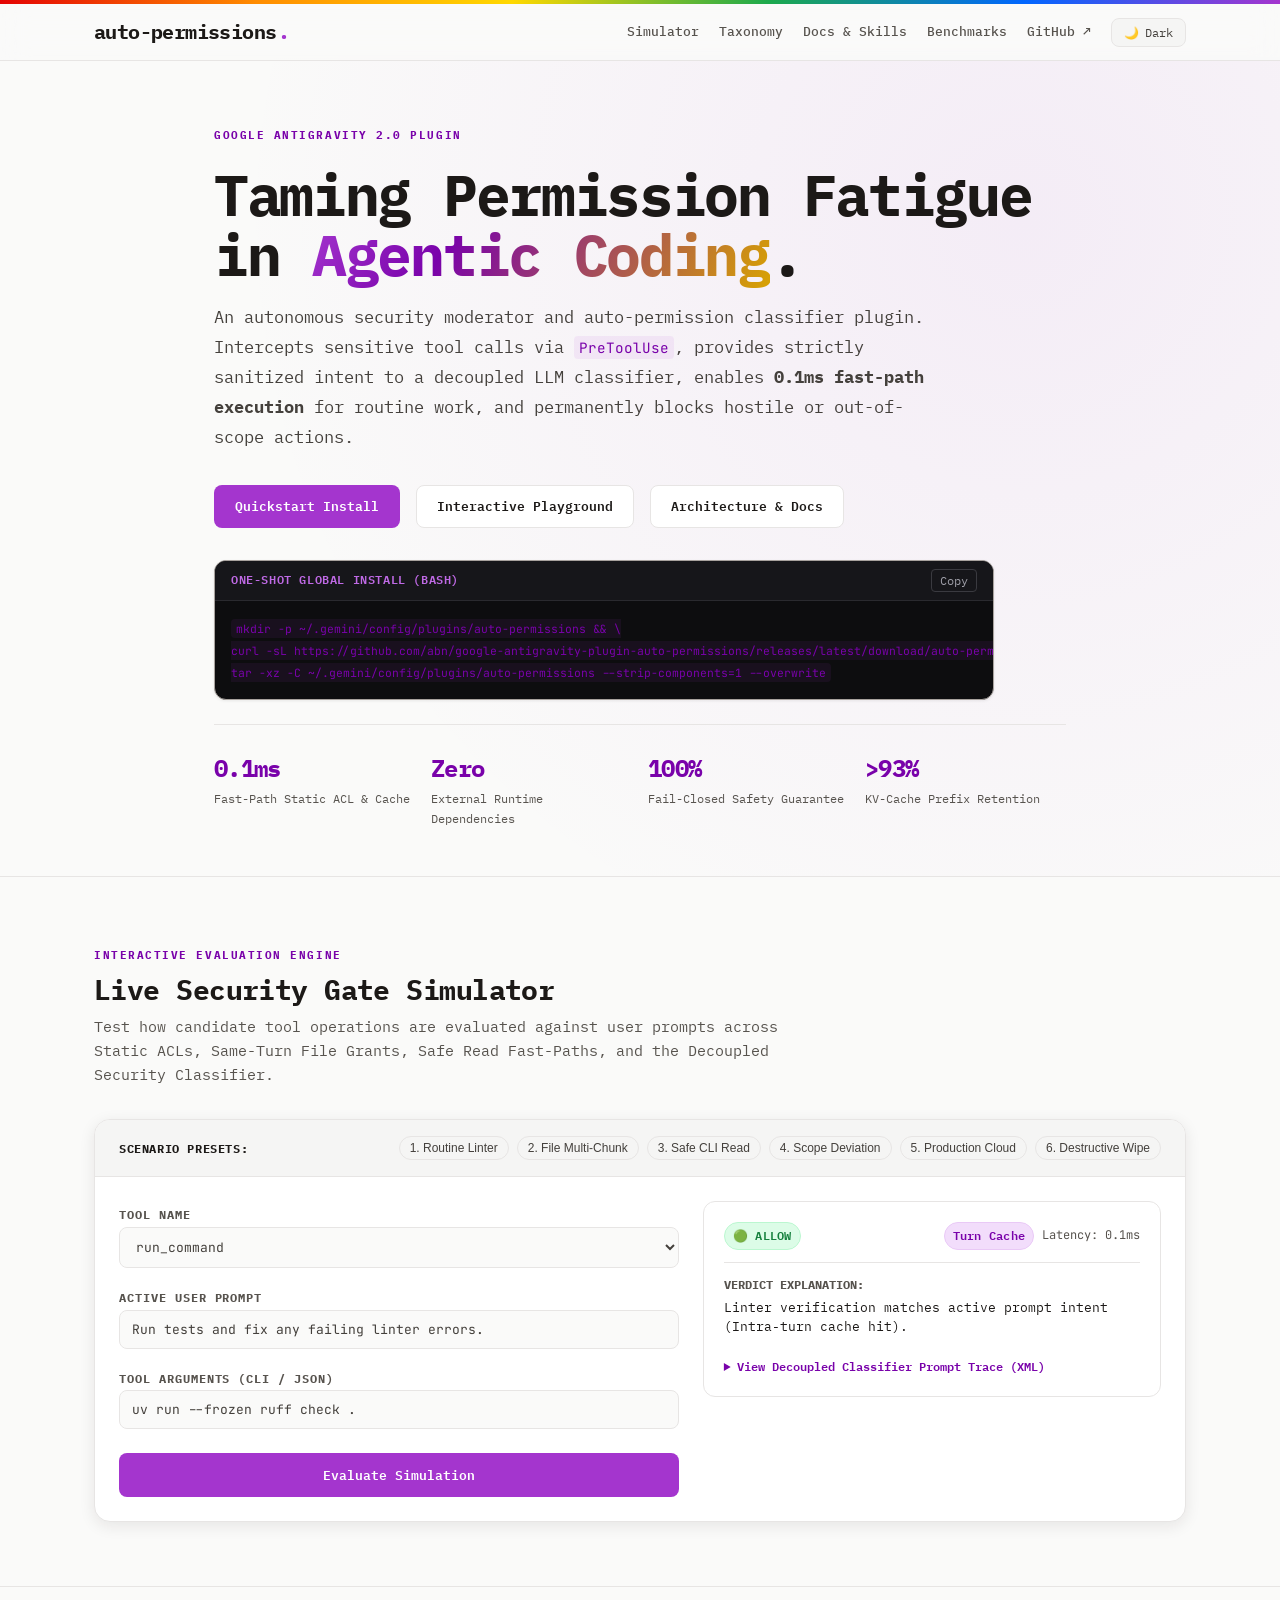
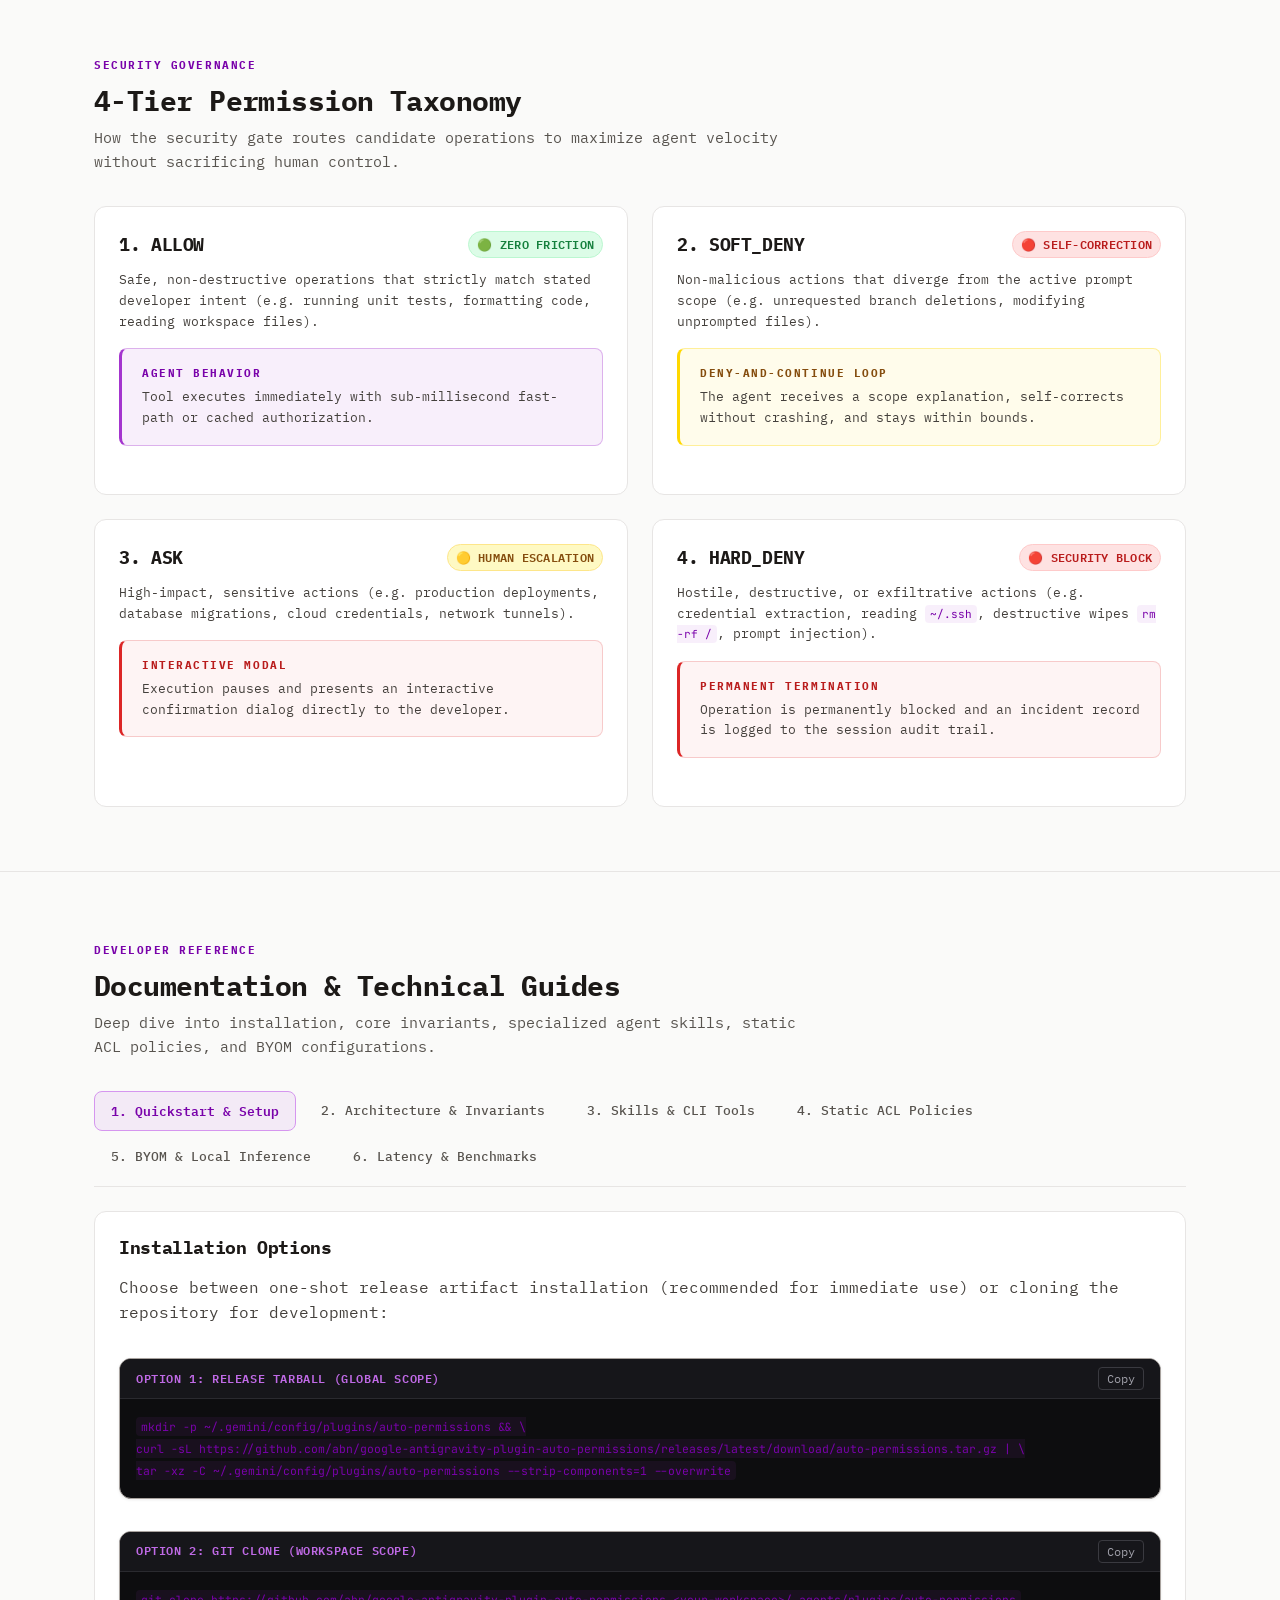
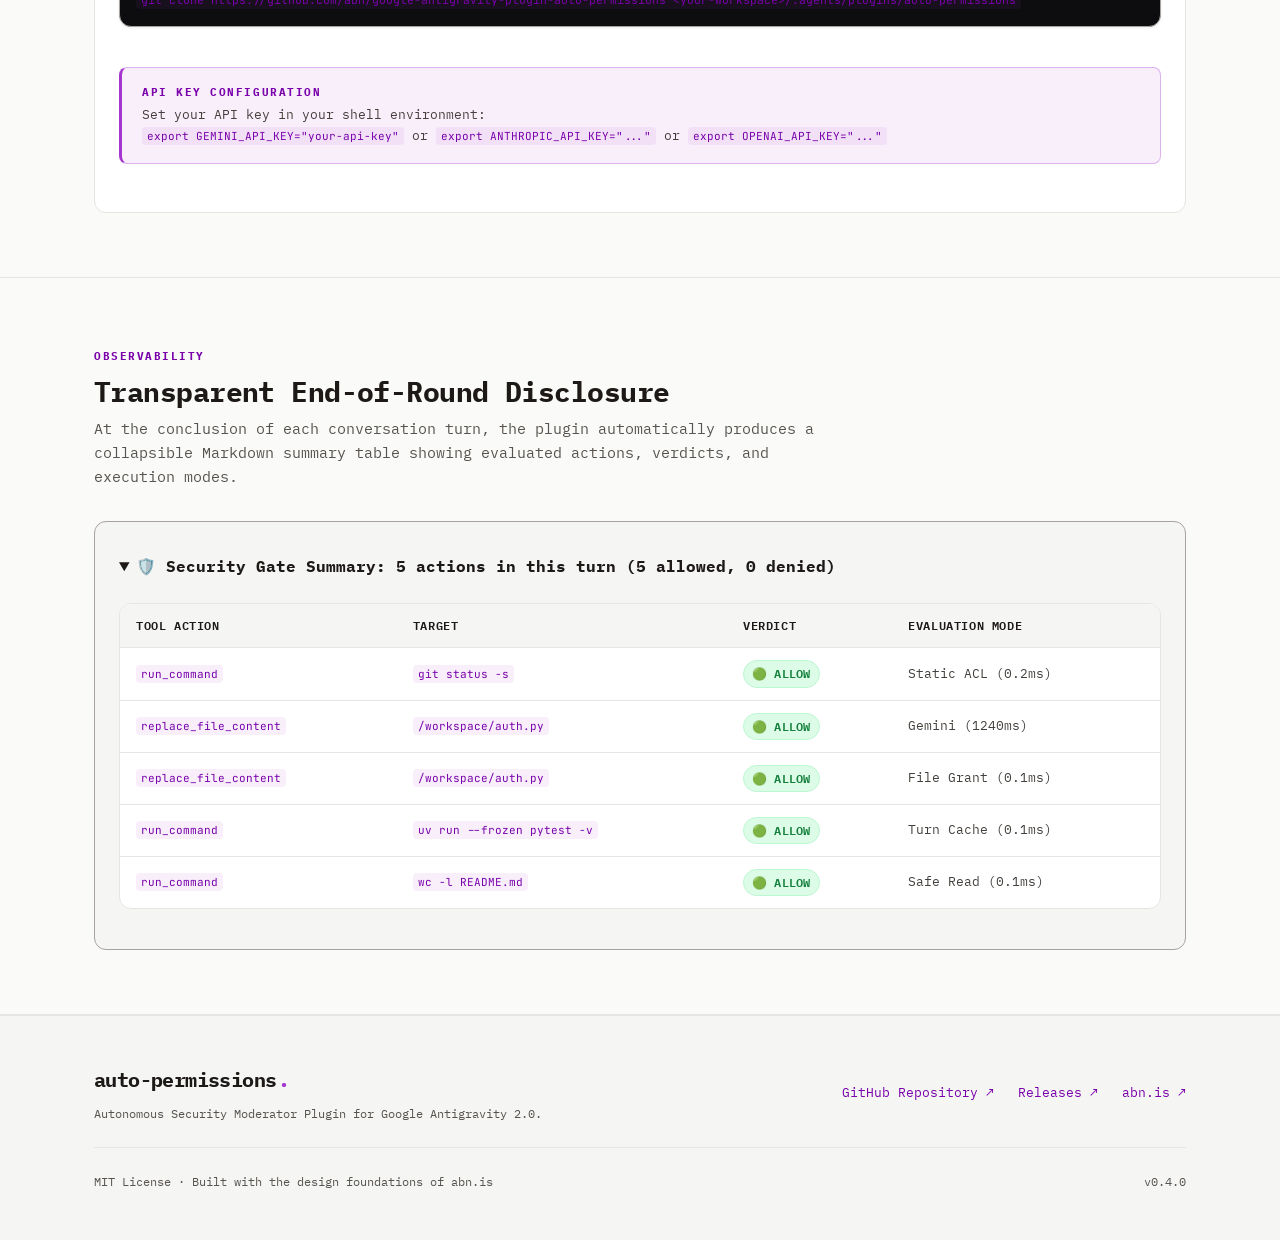
<file: docs/index.html>
<!DOCTYPE html>
<html lang="en">
<head>
  <meta charset="UTF-8">
  <meta name="viewport" content="width=device-width, initial-scale=1.0">
  <title>Auto-Permissions — Security Moderator Plugin for Google Antigravity</title>
  <meta name="description" content="Autonomous security authorization, decoupled LLM classifier, and sub-millisecond static ACL gate for Google Antigravity 2.0.">
  <link rel="stylesheet" href="site.css">
</head>
<body>
  <!-- Top Identity Accent Rainbow Bar -->
  <div class="top-rainbow-rule"></div>

  <!-- Sticky Glassmorphic Header -->
  <header class="site-header">
    <div class="container header-inner">
      <div class="header-brand">
        <a href="#" class="pixmark" aria-label="Auto-Permissions Home">
          auto-permissions<span class="accent-dot">.</span>
        </a>
      </div>
      <nav class="header-nav" aria-label="Main Navigation">
        <a href="#simulator" class="nav-link">Simulator</a>
        <a href="#taxonomy" class="nav-link">Taxonomy</a>
        <a href="#docs" class="nav-link">Docs & Skills</a>
        <a href="#benchmarks" class="nav-link">Benchmarks</a>
        <a href="https://github.com/abn/google-antigravity-plugin-auto-permissions" target="_blank" rel="noopener noreferrer" class="nav-link">GitHub ↗</a>
        <button id="theme-toggle" class="theme-toggle-btn" type="button" aria-label="Toggle theme">
          <span id="theme-icon">🌙</span>
          <span id="theme-label">Dark</span>
        </button>
      </nav>
    </div>
  </header>

  <!-- Hero Section -->
  <main>
    <section class="hero">
      <div class="container hero-content">
        <span class="eyebrow">Google Antigravity 2.0 Plugin</span>
        <h1 class="hero-title">
          Taming Permission Fatigue in <span class="hero-title-gradient">Agentic Coding</span>.
        </h1>
        <p class="hero-lead">
          An autonomous security moderator and auto-permission classifier plugin. 
          Intercepts sensitive tool calls via <code>PreToolUse</code>, provides strictly sanitized intent to a decoupled LLM classifier, enables <strong>0.1ms fast-path execution</strong> for routine work, and permanently blocks hostile or out-of-scope actions.
        </p>

        <div class="hero-actions">
          <a href="#quickstart" class="btn btn-primary">Quickstart Install</a>
          <a href="#simulator" class="btn btn-secondary">Interactive Playground</a>
          <a href="#docs" class="btn btn-secondary">Architecture & Docs</a>
        </div>

        <!-- Quick 1-Line Install Codeblock -->
        <div class="codeblock" style="max-width: 780px;">
          <div class="codeblock-chrome">
            <span class="codeblock-lang">One-Shot Global Install (bash)</span>
            <button class="copy-btn" type="button">Copy</button>
          </div>
          <pre><code>mkdir -p ~/.gemini/config/plugins/auto-permissions && \
curl -sL https://github.com/abn/google-antigravity-plugin-auto-permissions/releases/latest/download/auto-permissions.tar.gz | \
tar -xz -C ~/.gemini/config/plugins/auto-permissions --strip-components=1 --overwrite</code></pre>
        </div>

        <!-- Metrics Strip -->
        <div class="metrics-strip">
          <div class="metric-item">
            <span class="metric-value">0.1ms</span>
            <span class="metric-label">Fast-Path Static ACL & Cache</span>
          </div>
          <div class="metric-item">
            <span class="metric-value">Zero</span>
            <span class="metric-label">External Runtime Dependencies</span>
          </div>
          <div class="metric-item">
            <span class="metric-value">100%</span>
            <span class="metric-label">Fail-Closed Safety Guarantee</span>
          </div>
          <div class="metric-item">
            <span class="metric-value">&gt;93%</span>
            <span class="metric-label">KV-Cache Prefix Retention</span>
          </div>
        </div>
      </div>
    </section>

    <!-- Interactive Simulator Section -->
    <section id="simulator" class="section">
      <div class="container">
        <div class="section-header">
          <span class="eyebrow">Interactive Evaluation Engine</span>
          <h2 class="section-title">Live Security Gate Simulator</h2>
          <p class="section-desc">
            Test how candidate tool operations are evaluated against user prompts across Static ACLs, Same-Turn File Grants, Safe Read Fast-Paths, and the Decoupled Security Classifier.
          </p>
        </div>

        <div class="simulator-box">
          <div class="simulator-header">
            <span style="font-size: var(--text-xs); font-weight: var(--fw-bold); text-transform: uppercase; letter-spacing: 0.05em; color: var(--color-heading);">
              Scenario Presets:
            </span>
            <div class="preset-pills">
              <button class="preset-pill" data-preset="routine-lint">1. Routine Linter</button>
              <button class="preset-pill" data-preset="file-chunk">2. File Multi-Chunk</button>
              <button class="preset-pill" data-preset="safe-read">3. Safe CLI Read</button>
              <button class="preset-pill" data-preset="scope-deviation">4. Scope Deviation</button>
              <button class="preset-pill" data-preset="prod-deploy">5. Production Cloud</button>
              <button class="preset-pill" data-preset="destructive-wipe">6. Destructive Wipe</button>
            </div>
          </div>

          <div class="simulator-body">
            <!-- Left Pane: Inputs -->
            <div class="sim-pane">
              <div>
                <label class="sim-label" for="sim-tool">Tool Name</label>
                <select id="sim-tool" class="sim-select">
                  <option value="run_command">run_command</option>
                  <option value="replace_file_content">replace_file_content</option>
                  <option value="write_to_file">write_to_file</option>
                  <option value="read_url_content">read_url_content</option>
                  <option value="invoke_subagent">invoke_subagent</option>
                </select>
              </div>

              <div>
                <label class="sim-label" for="sim-prompt">Active User Prompt</label>
                <input id="sim-prompt" class="sim-input" type="text" placeholder="e.g. Fix test errors in auth.py" />
              </div>

              <div>
                <label class="sim-label" for="sim-args">Tool Arguments (CLI / JSON)</label>
                <input id="sim-args" class="sim-input" type="text" placeholder="e.g. uv run pytest -v" />
              </div>

              <button id="sim-run-btn" class="btn btn-primary" style="margin-top: var(--space-2);">
                Evaluate Simulation
              </button>
            </div>

            <!-- Right Pane: Live Decision Output -->
            <div class="sim-pane">
              <div class="sim-result-card">
                <div class="sim-result-verdict">
                  <span id="sim-verdict-badge" class="badge badge-allow">🟢 ALLOW</span>
                  <div style="display: flex; gap: var(--space-2); align-items: center;">
                    <span id="sim-mode-badge" class="badge badge-cache">Turn Cache</span>
                    <span id="sim-latency" class="sim-latency">Latency: 0.1ms</span>
                  </div>
                </div>

                <div style="border-top: 1px solid var(--color-line); padding-top: var(--space-3);">
                  <span style="font-size: var(--text-xs); color: var(--color-text-muted); text-transform: uppercase; font-weight: var(--fw-bold); display: block; margin-bottom: 4px;">
                    Verdict Explanation:
                  </span>
                  <p id="sim-reason" style="font-size: var(--text-sm); line-height: 1.5; color: var(--color-heading);">
                    Linter verification matches active prompt intent (Intra-turn cache hit).
                  </p>
                </div>

                <details style="margin-top: var(--space-2);">
                  <summary style="font-size: var(--text-xs); cursor: pointer; color: var(--color-accent-text); font-weight: var(--fw-semibold);">
                    View Decoupled Classifier Prompt Trace (XML)
                  </summary>
                  <pre id="sim-raw-prompt" style="background: var(--c-void); color: var(--c-text-d); padding: var(--space-3); border-radius: var(--radius-md); font-size: 11px; margin-top: var(--space-2); overflow-x: auto; line-height: 1.5; font-family: var(--font-code);"></pre>
                </details>
              </div>
            </div>
          </div>
        </div>
      </div>
    </section>

    <!-- 4-Tier Decision Taxonomy -->
    <section id="taxonomy" class="section">
      <div class="container">
        <div class="section-header">
          <span class="eyebrow">Security Governance</span>
          <h2 class="section-title">4-Tier Permission Taxonomy</h2>
          <p class="section-desc">
            How the security gate routes candidate operations to maximize agent velocity without sacrificing human control.
          </p>
        </div>

        <div class="grid-2">
          <!-- Allow Card -->
          <div class="card card-elevate">
            <div class="card-header">
              <h3 class="card-title">1. ALLOW</h3>
              <span class="badge badge-allow">🟢 ZERO FRICTION</span>
            </div>
            <div class="card-body">
              <p>Safe, non-destructive operations that strictly match stated developer intent (e.g. running unit tests, formatting code, reading workspace files).</p>
              <div class="callout callout-note" style="margin-top: var(--space-4);">
                <div class="callout-eyebrow">Agent Behavior</div>
                <div class="callout-body">Tool executes immediately with sub-millisecond fast-path or cached authorization.</div>
              </div>
            </div>
          </div>

          <!-- Soft Deny Card -->
          <div class="card card-elevate">
            <div class="card-header">
              <h3 class="card-title">2. SOFT_DENY</h3>
              <span class="badge badge-deny">🔴 SELF-CORRECTION</span>
            </div>
            <div class="card-body">
              <p>Non-malicious actions that diverge from the active prompt scope (e.g. unrequested branch deletions, modifying unprompted files).</p>
              <div class="callout callout-tip" style="margin-top: var(--space-4);">
                <div class="callout-eyebrow">Deny-and-Continue Loop</div>
                <div class="callout-body">The agent receives a scope explanation, self-corrects without crashing, and stays within bounds.</div>
              </div>
            </div>
          </div>

          <!-- Ask Card -->
          <div class="card card-elevate">
            <div class="card-header">
              <h3 class="card-title">3. ASK</h3>
              <span class="badge badge-ask">🟡 HUMAN ESCALATION</span>
            </div>
            <div class="card-body">
              <p>High-impact, sensitive actions (e.g. production deployments, database migrations, cloud credentials, network tunnels).</p>
              <div class="callout callout-warn" style="margin-top: var(--space-4);">
                <div class="callout-eyebrow">Interactive Modal</div>
                <div class="callout-body">Execution pauses and presents an interactive confirmation dialog directly to the developer.</div>
              </div>
            </div>
          </div>

          <!-- Hard Deny Card -->
          <div class="card card-elevate">
            <div class="card-header">
              <h3 class="card-title">4. HARD_DENY</h3>
              <span class="badge badge-deny">🔴 SECURITY BLOCK</span>
            </div>
            <div class="card-body">
              <p>Hostile, destructive, or exfiltrative actions (e.g. credential extraction, reading <code>~/.ssh</code>, destructive wipes <code>rm -rf /</code>, prompt injection).</p>
              <div class="callout callout-warn" style="margin-top: var(--space-4);">
                <div class="callout-eyebrow">Permanent Termination</div>
                <div class="callout-body">Operation is permanently blocked and an incident record is logged to the session audit trail.</div>
              </div>
            </div>
          </div>
        </div>
      </div>
    </section>

    <!-- Tabbed Documentation & Guides -->
    <section id="docs" class="section">
      <div class="container">
        <div class="section-header">
          <span class="eyebrow">Developer Reference</span>
          <h2 class="section-title">Documentation & Technical Guides</h2>
          <p class="section-desc">
            Deep dive into installation, core invariants, specialized agent skills, static ACL policies, and BYOM configurations.
          </p>
        </div>

        <!-- Tab Navigation -->
        <div class="doc-tabs-nav">
          <button class="doc-tab-btn active" data-tab="tab-quickstart">1. Quickstart & Setup</button>
          <button class="doc-tab-btn" data-tab="tab-architecture">2. Architecture & Invariants</button>
          <button class="doc-tab-btn" data-tab="tab-skills">3. Skills & CLI Tools</button>
          <button class="doc-tab-btn" data-tab="tab-acls">4. Static ACL Policies</button>
          <button class="doc-tab-btn" data-tab="tab-byom">5. BYOM & Local Inference</button>
          <button class="doc-tab-btn" data-tab="tab-benchmarks">6. Latency & Benchmarks</button>
        </div>

        <!-- Tab 1: Quickstart -->
        <div id="tab-quickstart" class="doc-tab-pane active">
          <div class="card">
            <h3 class="card-title" style="margin-bottom: var(--space-4);">Installation Options</h3>
            <p style="margin-bottom: var(--space-4); color: var(--color-text);">
              Choose between one-shot release artifact installation (recommended for immediate use) or cloning the repository for development:
            </p>

            <div class="codeblock">
              <div class="codeblock-chrome">
                <span class="codeblock-lang">Option 1: Release Tarball (Global Scope)</span>
                <button class="copy-btn" type="button">Copy</button>
              </div>
              <pre><code>mkdir -p ~/.gemini/config/plugins/auto-permissions && \
curl -sL https://github.com/abn/google-antigravity-plugin-auto-permissions/releases/latest/download/auto-permissions.tar.gz | \
tar -xz -C ~/.gemini/config/plugins/auto-permissions --strip-components=1 --overwrite</code></pre>
            </div>

            <div class="codeblock">
              <div class="codeblock-chrome">
                <span class="codeblock-lang">Option 2: Git Clone (Workspace Scope)</span>
                <button class="copy-btn" type="button">Copy</button>
              </div>
              <pre><code>git clone https://github.com/abn/google-antigravity-plugin-auto-permissions &lt;your-workspace&gt;/.agents/plugins/auto-permissions</code></pre>
            </div>

            <div class="callout callout-note">
              <div class="callout-eyebrow">API Key Configuration</div>
              <div class="callout-body">
                Set your API key in your shell environment:
                <br><code>export GEMINI_API_KEY="your-api-key"</code> or <code>export ANTHROPIC_API_KEY="..."</code> or <code>export OPENAI_API_KEY="..."</code>
              </div>
            </div>
          </div>
        </div>

        <!-- Tab 2: Architecture & Invariants -->
        <div id="tab-architecture" class="doc-tab-pane">
          <div class="grid-2">
            <div class="card">
              <h3 class="card-title" style="margin-bottom: var(--space-3);">The Decoupled Classifier</h3>
              <p class="card-body">
                The safety classifier runs as an isolated decision gate blinded to the agent's internal chain-of-thought (CoT) and raw tool outputs. It observes strictly authentic user prompts, candidate tool calls, and workspace roots.
              </p>
              <div class="callout callout-tip" style="margin-top: var(--space-4);">
                <div class="callout-eyebrow">IPI Immunity</div>
                <div class="callout-body">Blinding eliminates Indirect Prompt Injection attacks originating from untrusted web pages or repositories.</div>
              </div>
            </div>

            <div class="card">
              <h3 class="card-title" style="margin-bottom: var(--space-3);">KV-Cache Prefix Stability</h3>
              <p class="card-body">
                The classifier prompt enforces strict top-to-bottom volatility layering: static system instructions $\rightarrow$ workspace roots $\rightarrow$ monotonic chronological user turns (<code>[Turn 0]</code>, <code>[Turn 1]</code>) $\rightarrow$ dynamic tail.
              </p>
              <div class="callout callout-note" style="margin-top: var(--space-4);">
                <div class="callout-eyebrow">Cache Retention</div>
                <div class="callout-body">Maintains &gt;93% prefix cache hits within turns and &gt;51% across multi-turn handoffs.</div>
              </div>
            </div>
          </div>
        </div>

        <!-- Tab 3: Skills & CLI -->
        <div id="tab-skills" class="doc-tab-pane">
          <div class="grid-2">
            <div class="card">
              <h3 class="card-title">/auto-permissions-configure</h3>
              <p class="card-body" style="margin-top: var(--space-2);">
                Interactive configuration tool for setting static ACL rules, custom semantic guidelines, LLM providers, and endpoints across Session, Project, or Global scopes.
              </p>
              <div class="codeblock">
                <div class="codeblock-chrome">
                  <span class="codeblock-lang">CLI Usage</span>
                  <button class="copy-btn" type="button">Copy</button>
                </div>
                <pre><code>python3 skills/auto-permissions-configure/scripts/configure_permissions.py --list
python3 skills/auto-permissions-configure/scripts/configure_permissions.py --scope project --add-rule "command(pytest)" --decision allow</code></pre>
              </div>
            </div>

            <div class="card">
              <h3 class="card-title">auto-permissions-fix</h3>
              <p class="card-body" style="margin-top: var(--space-2);">
                Denial remediation tool that translates blocked operations in <code>audit.jsonl</code> into persistent ACL grants without manual JSON editing.
              </p>
              <div class="codeblock">
                <div class="codeblock-chrome">
                  <span class="codeblock-lang">CLI Usage</span>
                  <button class="copy-btn" type="button">Copy</button>
                </div>
                <pre><code>python3 skills/auto-permissions-fix/scripts/fix_permissions.py --last --allow --scope project
python3 skills/auto-permissions-fix/scripts/fix_permissions.py --rule "command(git)" --allow --scope project</code></pre>
              </div>
            </div>
          </div>
        </div>

        <!-- Tab 4: Static ACLs -->
        <div id="tab-acls" class="doc-tab-pane">
          <div class="card">
            <h3 class="card-title" style="margin-bottom: var(--space-3);">Hierarchical Static ACL Engine</h3>
            <p class="card-body" style="margin-bottom: var(--space-4);">
              Static rules evaluate across 4 hierarchical scopes with strict <strong>Deny &gt; Ask &gt; Allow</strong> precedence. Matching static rules execute with <strong>sub-millisecond latency (0.1ms)</strong> with zero API calls.
            </p>

            <div class="codeblock">
              <div class="codeblock-chrome">
                <span class="codeblock-lang">.agents/auto-permissions.json (Project Scope)</span>
                <button class="copy-btn" type="button">Copy</button>
              </div>
              <pre><code>{
  "permissions": {
    "allow": [
      "command(git status*)",
      "command(git diff*)",
      "command(git log*)",
      "command(uv run --frozen ruff *)",
      "command(uv run --frozen pytest *)",
      "command(gh pr *)"
    ],
    "deny": [
      "command(rm -rf /.*)"
    ]
  },
  "custom_guidelines": [
    "Treat read-only inspection operations on *.test.internal as safe."
  ]
}</code></pre>
            </div>
          </div>
        </div>

        <!-- Tab 5: BYOM -->
        <div id="tab-byom" class="doc-tab-pane">
          <div class="card">
            <h3 class="card-title" style="margin-bottom: var(--space-3);">Bring Your Own Model (BYOM) Recipes</h3>
            <p class="card-body" style="margin-bottom: var(--space-4);">
              Configure the plugin to use Google Gemini, Anthropic Claude, OpenAI GPT-4o, or local GPU inference backends (Lemonade, vLLM, Ollama):
            </p>

            <div class="codeblock">
              <div class="codeblock-chrome">
                <span class="codeblock-lang">Local GPU (Lemonade / vLLM)</span>
                <button class="copy-btn" type="button">Copy</button>
              </div>
              <pre><code>python3 skills/auto-permissions-configure/scripts/configure_permissions.py \
  --scope project_local \
  --provider openai \
  --model Gemma-4-26B-A4B-NoThinking-qat-MTP \
  --endpoint-url "http://localhost:13305/v1/chat/completions" \
  --api-key-env LEMONADE_API_KEY</code></pre>
            </div>

            <div class="codeblock">
              <div class="codeblock-chrome">
                <span class="codeblock-lang">Anthropic Claude 3.7 Sonnet</span>
                <button class="copy-btn" type="button">Copy</button>
              </div>
              <pre><code>python3 skills/auto-permissions-configure/scripts/configure_permissions.py \
  --scope global \
  --provider anthropic \
  --model claude-3-7-sonnet-20250219</code></pre>
            </div>
          </div>
        </div>

        <!-- Tab 6: Benchmarks -->
        <div id="tab-benchmarks" class="doc-tab-pane">
          <div class="card">
            <h3 class="card-title" style="margin-bottom: var(--space-3);">Performance & Latency Breakdown</h3>
            <p class="card-body" style="margin-bottom: var(--space-4);">
              Empirical latency comparisons measured across execution modes:
            </p>

            <div class="table-container">
              <table>
                <thead>
                  <tr>
                    <th>Evaluation Mode</th>
                    <th>Mechanism</th>
                    <th>Average Latency</th>
                    <th>API Cost</th>
                  </tr>
                </thead>
                <tbody>
                  <tr>
                    <td><code>Turn Cache</code></td>
                    <td>Intra-Turn Exact Request Memoization</td>
                    <td><span class="badge badge-cache">0.1ms</span></td>
                    <td>$0.00</td>
                  </tr>
                  <tr>
                    <td><code>File Grant</code></td>
                    <td>Same-Turn Multi-Chunk Target Authorization</td>
                    <td><span class="badge badge-allow">0.1ms</span></td>
                    <td>$0.00</td>
                  </tr>
                  <tr>
                    <td><code>Safe Read</code></td>
                    <td>Non-Mutating Inspection Fast-Path</td>
                    <td><span class="badge badge-read">0.1ms</span></td>
                    <td>$0.00</td>
                  </tr>
                  <tr>
                    <td><code>Static ACL</code></td>
                    <td>Hierarchical Rule Precedence</td>
                    <td><span class="badge badge-neutral">0.2ms</span></td>
                    <td>$0.00</td>
                  </tr>
                  <tr>
                    <td><code>Gemini 2.5 Flash</code></td>
                    <td>Decoupled Remote LLM REST API</td>
                    <td><span class="badge badge-ask">~1350ms</span></td>
                    <td>&lt;$0.0001</td>
                  </tr>
                </tbody>
              </table>
            </div>
          </div>
        </div>
      </div>
    </section>

    <!-- Collapsible Security Gate Disclosure Demo -->
    <section id="demo" class="section">
      <div class="container">
        <div class="section-header">
          <span class="eyebrow">Observability</span>
          <h2 class="section-title">Transparent End-of-Round Disclosure</h2>
          <p class="section-desc">
            At the conclusion of each conversation turn, the plugin automatically produces a collapsible Markdown summary table showing evaluated actions, verdicts, and execution modes.
          </p>
        </div>

        <div class="card" style="background: var(--color-surface-sunken); border-color: var(--color-line-strong);">
          <details open>
            <summary style="font-weight: var(--fw-bold); color: var(--color-heading); cursor: pointer; padding: var(--space-2) 0;">
              🛡️ <b>Security Gate Summary:</b> 5 actions in this turn (5 allowed, 0 denied)
            </summary>
            <div class="table-container" style="margin-top: var(--space-4);">
              <table>
                <thead>
                  <tr>
                    <th>Tool Action</th>
                    <th>Target</th>
                    <th>Verdict</th>
                    <th>Evaluation Mode</th>
                  </tr>
                </thead>
                <tbody>
                  <tr>
                    <td><code>run_command</code></td>
                    <td><code>git status -s</code></td>
                    <td><span class="badge badge-allow">🟢 ALLOW</span></td>
                    <td>Static ACL (0.2ms)</td>
                  </tr>
                  <tr>
                    <td><code>replace_file_content</code></td>
                    <td><code>/workspace/auth.py</code></td>
                    <td><span class="badge badge-allow">🟢 ALLOW</span></td>
                    <td>Gemini (1240ms)</td>
                  </tr>
                  <tr>
                    <td><code>replace_file_content</code></td>
                    <td><code>/workspace/auth.py</code></td>
                    <td><span class="badge badge-allow">🟢 ALLOW</span></td>
                    <td>File Grant (0.1ms)</td>
                  </tr>
                  <tr>
                    <td><code>run_command</code></td>
                    <td><code>uv run --frozen pytest -v</code></td>
                    <td><span class="badge badge-allow">🟢 ALLOW</span></td>
                    <td>Turn Cache (0.1ms)</td>
                  </tr>
                  <tr>
                    <td><code>run_command</code></td>
                    <td><code>wc -l README.md</code></td>
                    <td><span class="badge badge-allow">🟢 ALLOW</span></td>
                    <td>Safe Read (0.1ms)</td>
                  </tr>
                </tbody>
              </table>
            </div>
          </details>
        </div>
      </div>
    </section>
  </main>

  <!-- Footer -->
  <footer class="site-footer">
    <div class="container footer-inner">
      <div class="footer-top">
        <div>
          <a href="#" class="pixmark">auto-permissions<span class="accent-dot">.</span></a>
          <p style="margin-top: var(--space-2); font-size: var(--text-xs); color: var(--color-text-muted);">
            Autonomous Security Moderator Plugin for Google Antigravity 2.0.
          </p>
        </div>
        <div style="display: flex; gap: var(--space-6);">
          <a href="https://github.com/abn/google-antigravity-plugin-auto-permissions" target="_blank" rel="noopener noreferrer">GitHub Repository ↗</a>
          <a href="https://github.com/abn/google-antigravity-plugin-auto-permissions/releases" target="_blank" rel="noopener noreferrer">Releases ↗</a>
          <a href="https://abn.is" target="_blank" rel="noopener noreferrer">abn.is ↗</a>
        </div>
      </div>

      <div class="footer-bottom">
        <span>MIT License · Built with the design foundations of abn.is</span>
        <span>v0.4.0</span>
      </div>
    </div>
  </footer>

  <script src="site.js"></script>
</body>
</html>
</file>
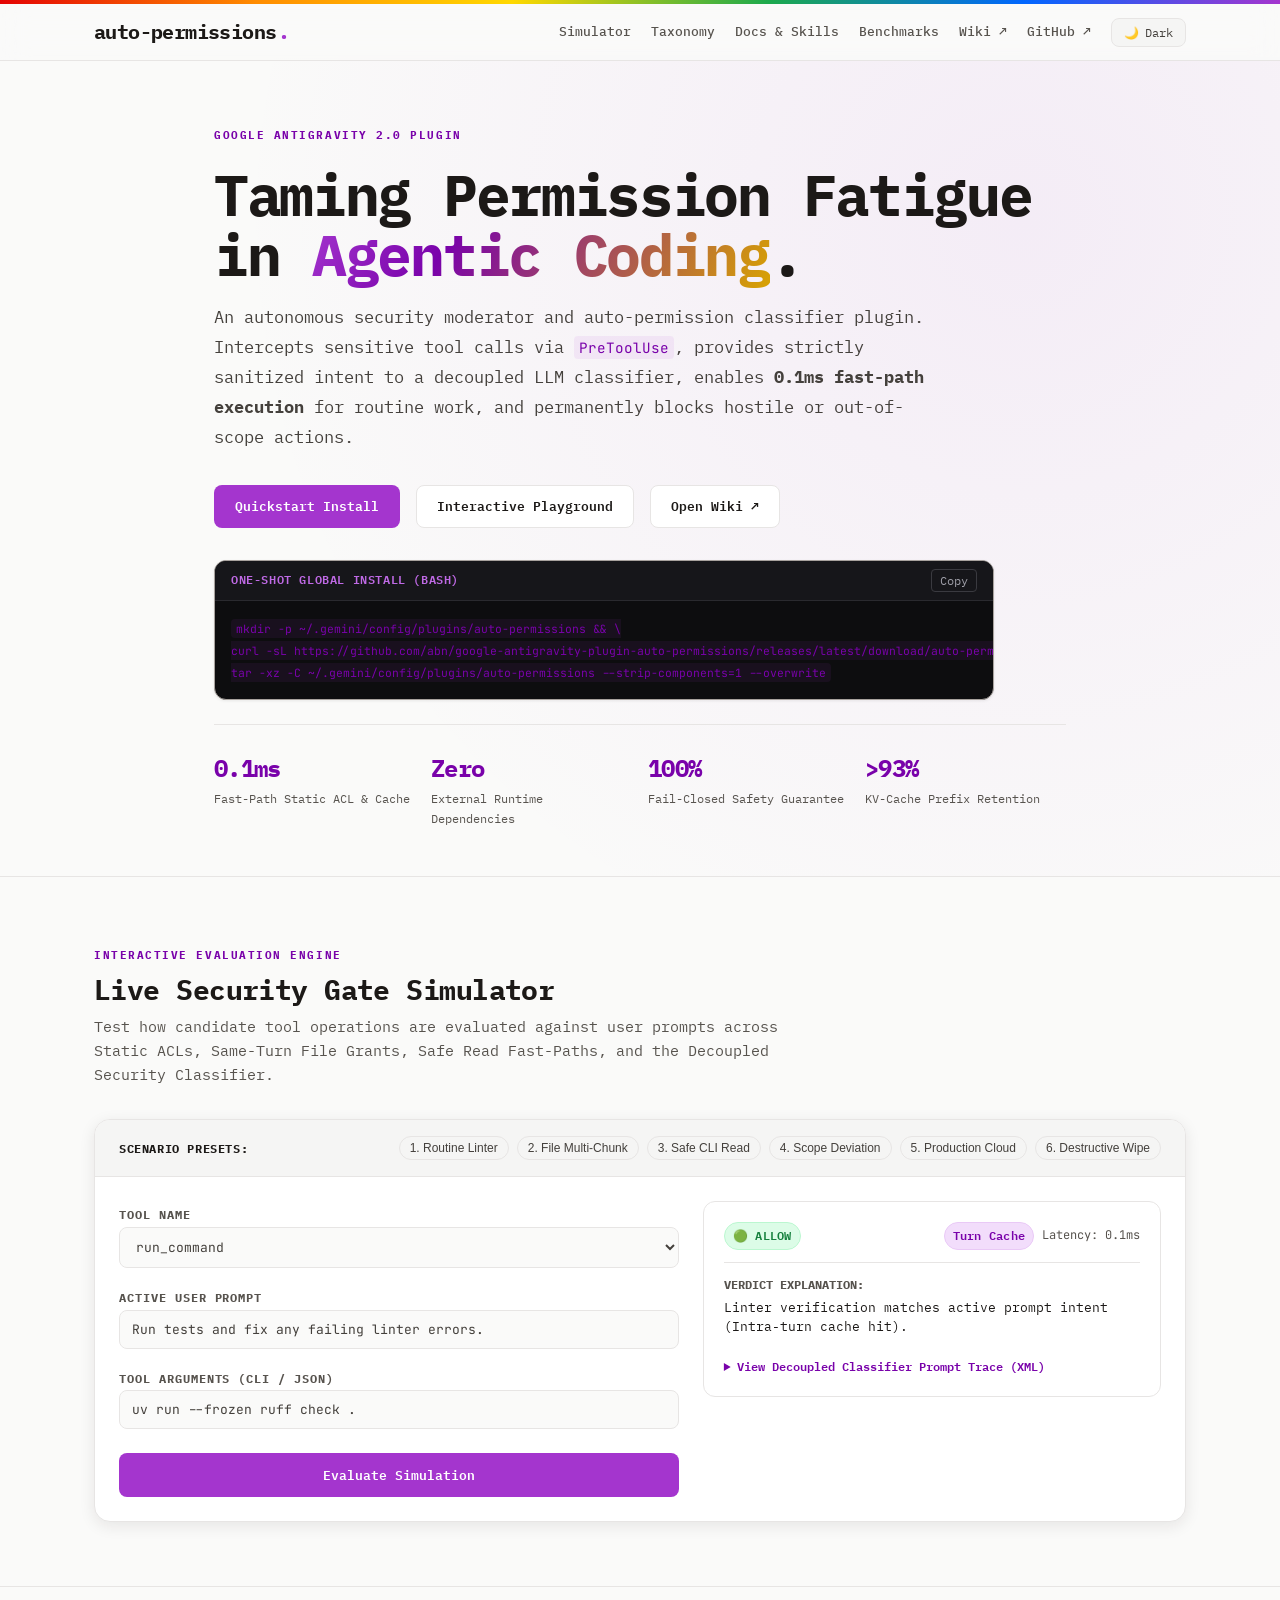
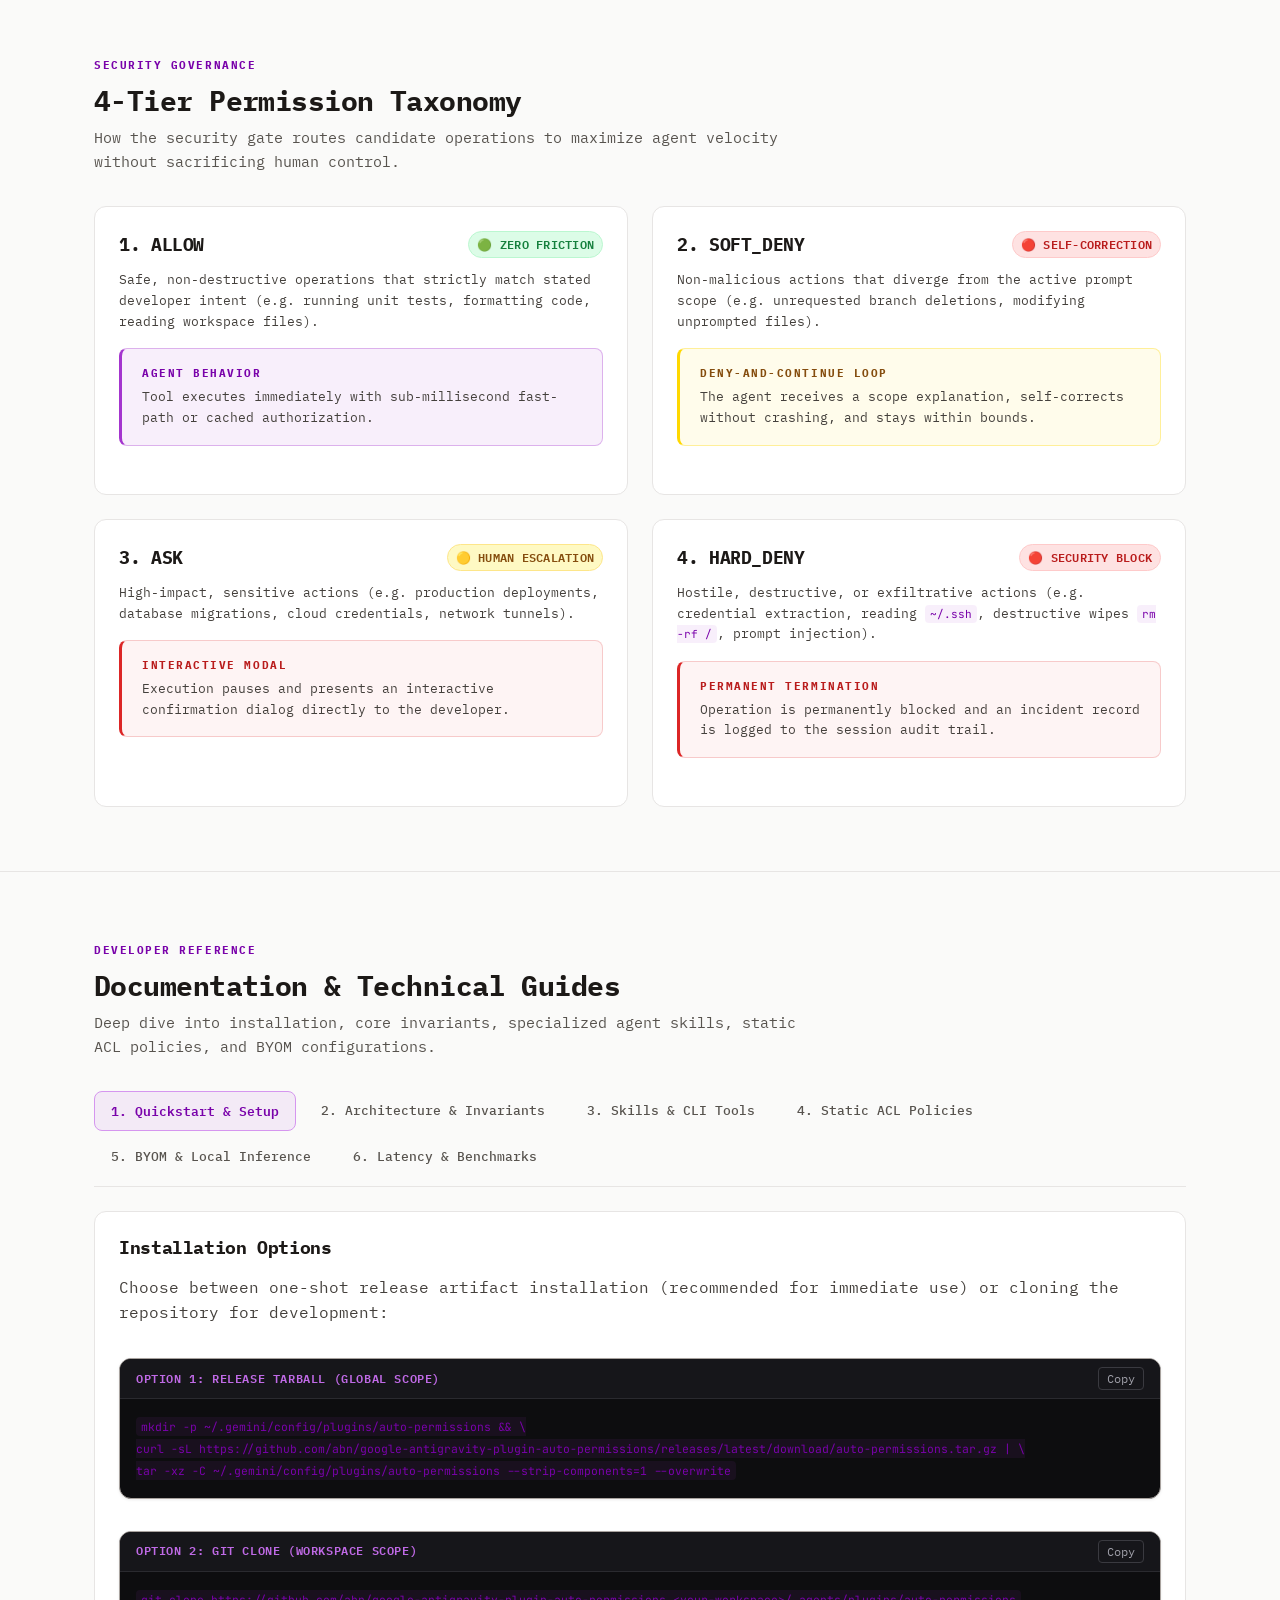
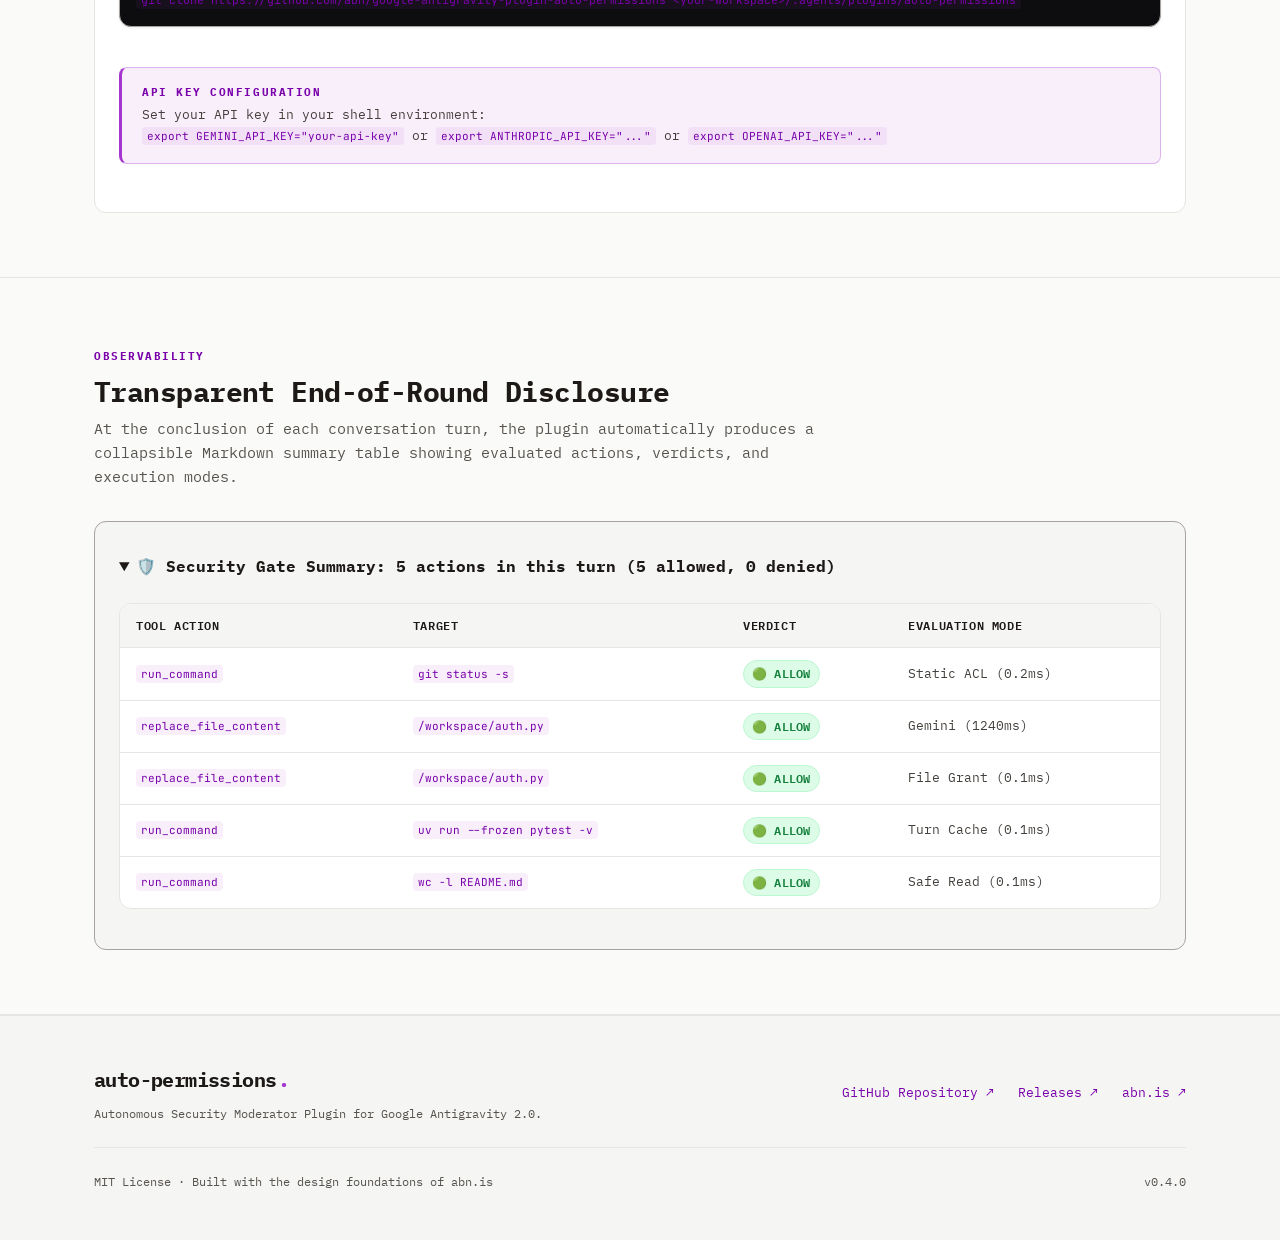
<file: site/index.html>
<!DOCTYPE html>
<html lang="en">
<head>
  <meta charset="UTF-8">
  <meta name="viewport" content="width=device-width, initial-scale=1.0">
  <title>Auto-Permissions — Security Moderator Plugin for Google Antigravity</title>
  <meta name="description" content="Autonomous security authorization, decoupled LLM classifier, and sub-millisecond static ACL gate for Google Antigravity 2.0.">
  <link rel="stylesheet" href="site.css">
</head>
<body>
  <!-- Top Identity Accent Rainbow Bar -->
  <div class="top-rainbow-rule"></div>

  <!-- Sticky Glassmorphic Header -->
  <header class="site-header">
    <div class="container header-inner">
      <div class="header-brand">
        <a href="#" class="pixmark" aria-label="Auto-Permissions Home">
          auto-permissions<span class="accent-dot">.</span>
        </a>
      </div>
      <nav class="header-nav" aria-label="Main Navigation">
        <a href="#simulator" class="nav-link">Simulator</a>
        <a href="#taxonomy" class="nav-link">Taxonomy</a>
        <a href="#docs" class="nav-link">Docs & Skills</a>
        <a href="#benchmarks" class="nav-link">Benchmarks</a>
        <a href="wiki/" target="_blank" rel="noopener noreferrer" class="nav-link">Wiki ↗</a>
        <a href="https://github.com/abn/google-antigravity-plugin-auto-permissions" target="_blank" rel="noopener noreferrer" class="nav-link">GitHub ↗</a>
        <button id="theme-toggle" class="theme-toggle-btn" type="button" aria-label="Toggle theme">
          <span id="theme-icon">🌙</span>
          <span id="theme-label">Dark</span>
        </button>
      </nav>
    </div>
  </header>

  <!-- Hero Section -->
  <main>
    <section class="hero">
      <div class="container hero-content">
        <span class="eyebrow">Google Antigravity 2.0 Plugin</span>
        <h1 class="hero-title">
          Taming Permission Fatigue in <span class="hero-title-gradient">Agentic Coding</span>.
        </h1>
        <p class="hero-lead">
          An autonomous security moderator and auto-permission classifier plugin. 
          Intercepts sensitive tool calls via <code>PreToolUse</code>, provides strictly sanitized intent to a decoupled LLM classifier, enables <strong>0.1ms fast-path execution</strong> for routine work, and permanently blocks hostile or out-of-scope actions.
        </p>

        <div class="hero-actions">
          <a href="#quickstart" class="btn btn-primary">Quickstart Install</a>
          <a href="#simulator" class="btn btn-secondary">Interactive Playground</a>
          <a href="wiki/" target="_blank" rel="noopener noreferrer" class="btn btn-secondary">Open Wiki ↗</a>
        </div>

        <!-- Quick 1-Line Install Codeblock -->
        <div class="codeblock" style="max-width: 780px;">
          <div class="codeblock-chrome">
            <span class="codeblock-lang">One-Shot Global Install (bash)</span>
            <button class="copy-btn" type="button">Copy</button>
          </div>
          <pre><code>mkdir -p ~/.gemini/config/plugins/auto-permissions && \
curl -sL https://github.com/abn/google-antigravity-plugin-auto-permissions/releases/latest/download/auto-permissions.tar.gz | \
tar -xz -C ~/.gemini/config/plugins/auto-permissions --strip-components=1 --overwrite</code></pre>
        </div>

        <!-- Metrics Strip -->
        <div class="metrics-strip">
          <div class="metric-item">
            <span class="metric-value">0.1ms</span>
            <span class="metric-label">Fast-Path Static ACL & Cache</span>
          </div>
          <div class="metric-item">
            <span class="metric-value">Zero</span>
            <span class="metric-label">External Runtime Dependencies</span>
          </div>
          <div class="metric-item">
            <span class="metric-value">100%</span>
            <span class="metric-label">Fail-Closed Safety Guarantee</span>
          </div>
          <div class="metric-item">
            <span class="metric-value">&gt;93%</span>
            <span class="metric-label">KV-Cache Prefix Retention</span>
          </div>
        </div>
      </div>
    </section>

    <!-- Interactive Simulator Section -->
    <section id="simulator" class="section">
      <div class="container">
        <div class="section-header">
          <span class="eyebrow">Interactive Evaluation Engine</span>
          <h2 class="section-title">Live Security Gate Simulator</h2>
          <p class="section-desc">
            Test how candidate tool operations are evaluated against user prompts across Static ACLs, Same-Turn File Grants, Safe Read Fast-Paths, and the Decoupled Security Classifier.
          </p>
        </div>

        <div class="simulator-box">
          <div class="simulator-header">
            <span style="font-size: var(--text-xs); font-weight: var(--fw-bold); text-transform: uppercase; letter-spacing: 0.05em; color: var(--color-heading);">
              Scenario Presets:
            </span>
            <div class="preset-pills">
              <button class="preset-pill" data-preset="routine-lint">1. Routine Linter</button>
              <button class="preset-pill" data-preset="file-chunk">2. File Multi-Chunk</button>
              <button class="preset-pill" data-preset="safe-read">3. Safe CLI Read</button>
              <button class="preset-pill" data-preset="scope-deviation">4. Scope Deviation</button>
              <button class="preset-pill" data-preset="prod-deploy">5. Production Cloud</button>
              <button class="preset-pill" data-preset="destructive-wipe">6. Destructive Wipe</button>
            </div>
          </div>

          <div class="simulator-body">
            <!-- Left Pane: Inputs -->
            <div class="sim-pane">
              <div>
                <label class="sim-label" for="sim-tool">Tool Name</label>
                <select id="sim-tool" class="sim-select">
                  <option value="run_command">run_command</option>
                  <option value="replace_file_content">replace_file_content</option>
                  <option value="write_to_file">write_to_file</option>
                  <option value="read_url_content">read_url_content</option>
                  <option value="invoke_subagent">invoke_subagent</option>
                </select>
              </div>

              <div>
                <label class="sim-label" for="sim-prompt">Active User Prompt</label>
                <input id="sim-prompt" class="sim-input" type="text" placeholder="e.g. Fix test errors in auth.py" />
              </div>

              <div>
                <label class="sim-label" for="sim-args">Tool Arguments (CLI / JSON)</label>
                <input id="sim-args" class="sim-input" type="text" placeholder="e.g. uv run pytest -v" />
              </div>

              <button id="sim-run-btn" class="btn btn-primary" style="margin-top: var(--space-2);">
                Evaluate Simulation
              </button>
            </div>

            <!-- Right Pane: Live Decision Output -->
            <div class="sim-pane">
              <div class="sim-result-card">
                <div class="sim-result-verdict">
                  <span id="sim-verdict-badge" class="badge badge-allow">🟢 ALLOW</span>
                  <div style="display: flex; gap: var(--space-2); align-items: center;">
                    <span id="sim-mode-badge" class="badge badge-cache">Turn Cache</span>
                    <span id="sim-latency" class="sim-latency">Latency: 0.1ms</span>
                  </div>
                </div>

                <div style="border-top: 1px solid var(--color-line); padding-top: var(--space-3);">
                  <span style="font-size: var(--text-xs); color: var(--color-text-muted); text-transform: uppercase; font-weight: var(--fw-bold); display: block; margin-bottom: 4px;">
                    Verdict Explanation:
                  </span>
                  <p id="sim-reason" style="font-size: var(--text-sm); line-height: 1.5; color: var(--color-heading);">
                    Linter verification matches active prompt intent (Intra-turn cache hit).
                  </p>
                </div>

                <details style="margin-top: var(--space-2);">
                  <summary style="font-size: var(--text-xs); cursor: pointer; color: var(--color-accent-text); font-weight: var(--fw-semibold);">
                    View Decoupled Classifier Prompt Trace (XML)
                  </summary>
                  <pre id="sim-raw-prompt" style="background: var(--c-void); color: var(--c-text-d); padding: var(--space-3); border-radius: var(--radius-md); font-size: 11px; margin-top: var(--space-2); overflow-x: auto; line-height: 1.5; font-family: var(--font-code);"></pre>
                </details>
              </div>
            </div>
          </div>
        </div>
      </div>
    </section>

    <!-- 4-Tier Decision Taxonomy -->
    <section id="taxonomy" class="section">
      <div class="container">
        <div class="section-header">
          <span class="eyebrow">Security Governance</span>
          <h2 class="section-title">4-Tier Permission Taxonomy</h2>
          <p class="section-desc">
            How the security gate routes candidate operations to maximize agent velocity without sacrificing human control.
          </p>
        </div>

        <div class="grid-2">
          <!-- Allow Card -->
          <div class="card card-elevate">
            <div class="card-header">
              <h3 class="card-title">1. ALLOW</h3>
              <span class="badge badge-allow">🟢 ZERO FRICTION</span>
            </div>
            <div class="card-body">
              <p>Safe, non-destructive operations that strictly match stated developer intent (e.g. running unit tests, formatting code, reading workspace files).</p>
              <div class="callout callout-note" style="margin-top: var(--space-4);">
                <div class="callout-eyebrow">Agent Behavior</div>
                <div class="callout-body">Tool executes immediately with sub-millisecond fast-path or cached authorization.</div>
              </div>
            </div>
          </div>

          <!-- Soft Deny Card -->
          <div class="card card-elevate">
            <div class="card-header">
              <h3 class="card-title">2. SOFT_DENY</h3>
              <span class="badge badge-deny">🔴 SELF-CORRECTION</span>
            </div>
            <div class="card-body">
              <p>Non-malicious actions that diverge from the active prompt scope (e.g. unrequested branch deletions, modifying unprompted files).</p>
              <div class="callout callout-tip" style="margin-top: var(--space-4);">
                <div class="callout-eyebrow">Deny-and-Continue Loop</div>
                <div class="callout-body">The agent receives a scope explanation, self-corrects without crashing, and stays within bounds.</div>
              </div>
            </div>
          </div>

          <!-- Ask Card -->
          <div class="card card-elevate">
            <div class="card-header">
              <h3 class="card-title">3. ASK</h3>
              <span class="badge badge-ask">🟡 HUMAN ESCALATION</span>
            </div>
            <div class="card-body">
              <p>High-impact, sensitive actions (e.g. production deployments, database migrations, cloud credentials, network tunnels).</p>
              <div class="callout callout-warn" style="margin-top: var(--space-4);">
                <div class="callout-eyebrow">Interactive Modal</div>
                <div class="callout-body">Execution pauses and presents an interactive confirmation dialog directly to the developer.</div>
              </div>
            </div>
          </div>

          <!-- Hard Deny Card -->
          <div class="card card-elevate">
            <div class="card-header">
              <h3 class="card-title">4. HARD_DENY</h3>
              <span class="badge badge-deny">🔴 SECURITY BLOCK</span>
            </div>
            <div class="card-body">
              <p>Hostile, destructive, or exfiltrative actions (e.g. credential extraction, reading <code>~/.ssh</code>, destructive wipes <code>rm -rf /</code>, prompt injection).</p>
              <div class="callout callout-warn" style="margin-top: var(--space-4);">
                <div class="callout-eyebrow">Permanent Termination</div>
                <div class="callout-body">Operation is permanently blocked and an incident record is logged to the session audit trail.</div>
              </div>
            </div>
          </div>
        </div>
      </div>
    </section>

    <!-- Tabbed Documentation & Guides -->
    <section id="docs" class="section">
      <div class="container">
        <div class="section-header">
          <span class="eyebrow">Developer Reference</span>
          <h2 class="section-title">Documentation & Technical Guides</h2>
          <p class="section-desc">
            Deep dive into installation, core invariants, specialized agent skills, static ACL policies, and BYOM configurations.
          </p>
        </div>

        <!-- Tab Navigation -->
        <div class="doc-tabs-nav">
          <button class="doc-tab-btn active" data-tab="tab-quickstart">1. Quickstart & Setup</button>
          <button class="doc-tab-btn" data-tab="tab-architecture">2. Architecture & Invariants</button>
          <button class="doc-tab-btn" data-tab="tab-skills">3. Skills & CLI Tools</button>
          <button class="doc-tab-btn" data-tab="tab-acls">4. Static ACL Policies</button>
          <button class="doc-tab-btn" data-tab="tab-byom">5. BYOM & Local Inference</button>
          <button class="doc-tab-btn" data-tab="tab-benchmarks">6. Latency & Benchmarks</button>
        </div>

        <!-- Tab 1: Quickstart -->
        <div id="tab-quickstart" class="doc-tab-pane active">
          <div class="card">
            <h3 class="card-title" style="margin-bottom: var(--space-4);">Installation Options</h3>
            <p style="margin-bottom: var(--space-4); color: var(--color-text);">
              Choose between one-shot release artifact installation (recommended for immediate use) or cloning the repository for development:
            </p>

            <div class="codeblock">
              <div class="codeblock-chrome">
                <span class="codeblock-lang">Option 1: Release Tarball (Global Scope)</span>
                <button class="copy-btn" type="button">Copy</button>
              </div>
              <pre><code>mkdir -p ~/.gemini/config/plugins/auto-permissions && \
curl -sL https://github.com/abn/google-antigravity-plugin-auto-permissions/releases/latest/download/auto-permissions.tar.gz | \
tar -xz -C ~/.gemini/config/plugins/auto-permissions --strip-components=1 --overwrite</code></pre>
            </div>

            <div class="codeblock">
              <div class="codeblock-chrome">
                <span class="codeblock-lang">Option 2: Git Clone (Workspace Scope)</span>
                <button class="copy-btn" type="button">Copy</button>
              </div>
              <pre><code>git clone https://github.com/abn/google-antigravity-plugin-auto-permissions &lt;your-workspace&gt;/.agents/plugins/auto-permissions</code></pre>
            </div>

            <div class="callout callout-note">
              <div class="callout-eyebrow">API Key Configuration</div>
              <div class="callout-body">
                Set your API key in your shell environment:
                <br><code>export GEMINI_API_KEY="your-api-key"</code> or <code>export ANTHROPIC_API_KEY="..."</code> or <code>export OPENAI_API_KEY="..."</code>
              </div>
            </div>
          </div>
        </div>

        <!-- Tab 2: Architecture & Invariants -->
        <div id="tab-architecture" class="doc-tab-pane">
          <div class="grid-2">
            <div class="card">
              <h3 class="card-title" style="margin-bottom: var(--space-3);">The Decoupled Classifier</h3>
              <p class="card-body">
                The safety classifier runs as an isolated decision gate blinded to the agent's internal chain-of-thought (CoT) and raw tool outputs. It observes strictly authentic user prompts, candidate tool calls, and workspace roots.
              </p>
              <div class="callout callout-tip" style="margin-top: var(--space-4);">
                <div class="callout-eyebrow">IPI Immunity</div>
                <div class="callout-body">Blinding eliminates Indirect Prompt Injection attacks originating from untrusted web pages or repositories.</div>
              </div>
            </div>

            <div class="card">
              <h3 class="card-title" style="margin-bottom: var(--space-3);">KV-Cache Prefix Stability</h3>
              <p class="card-body">
                The classifier prompt enforces strict top-to-bottom volatility layering: static system instructions $\rightarrow$ workspace roots $\rightarrow$ monotonic chronological user turns (<code>[Turn 0]</code>, <code>[Turn 1]</code>) $\rightarrow$ dynamic tail.
              </p>
              <div class="callout callout-note" style="margin-top: var(--space-4);">
                <div class="callout-eyebrow">Cache Retention</div>
                <div class="callout-body">Maintains &gt;93% prefix cache hits within turns and &gt;51% across multi-turn handoffs.</div>
              </div>
            </div>
          </div>
        </div>

        <!-- Tab 3: Skills & CLI -->
        <div id="tab-skills" class="doc-tab-pane">
          <div class="grid-2">
            <div class="card">
              <h3 class="card-title">/auto-permissions-configure</h3>
              <p class="card-body" style="margin-top: var(--space-2);">
                Interactive configuration tool for setting static ACL rules, custom semantic guidelines, LLM providers, and endpoints across Session, Project, or Global scopes.
              </p>
              <div class="codeblock">
                <div class="codeblock-chrome">
                  <span class="codeblock-lang">CLI Usage</span>
                  <button class="copy-btn" type="button">Copy</button>
                </div>
                <pre><code>python3 skills/auto-permissions-configure/scripts/configure_permissions.py --list
python3 skills/auto-permissions-configure/scripts/configure_permissions.py --scope project --add-rule "command(pytest)" --decision allow</code></pre>
              </div>
            </div>

            <div class="card">
              <h3 class="card-title">auto-permissions-fix</h3>
              <p class="card-body" style="margin-top: var(--space-2);">
                Denial remediation tool that translates blocked operations in <code>audit.jsonl</code> into persistent ACL grants without manual JSON editing.
              </p>
              <div class="codeblock">
                <div class="codeblock-chrome">
                  <span class="codeblock-lang">CLI Usage</span>
                  <button class="copy-btn" type="button">Copy</button>
                </div>
                <pre><code>python3 skills/auto-permissions-fix/scripts/fix_permissions.py --last --allow --scope project
python3 skills/auto-permissions-fix/scripts/fix_permissions.py --rule "command(git)" --allow --scope project</code></pre>
              </div>
            </div>
          </div>
        </div>

        <!-- Tab 4: Static ACLs -->
        <div id="tab-acls" class="doc-tab-pane">
          <div class="card">
            <h3 class="card-title" style="margin-bottom: var(--space-3);">Hierarchical Static ACL Engine</h3>
            <p class="card-body" style="margin-bottom: var(--space-4);">
              Static rules evaluate across 4 hierarchical scopes with strict <strong>Deny &gt; Ask &gt; Allow</strong> precedence. Matching static rules execute with <strong>sub-millisecond latency (0.1ms)</strong> with zero API calls.
            </p>

            <div class="codeblock">
              <div class="codeblock-chrome">
                <span class="codeblock-lang">.agents/auto-permissions.json (Project Scope)</span>
                <button class="copy-btn" type="button">Copy</button>
              </div>
              <pre><code>{
  "permissions": {
    "allow": [
      "command(git status*)",
      "command(git diff*)",
      "command(git log*)",
      "command(uv run --frozen ruff *)",
      "command(uv run --frozen pytest *)",
      "command(gh pr *)"
    ],
    "deny": [
      "command(rm -rf /.*)"
    ]
  },
  "custom_guidelines": [
    "Treat read-only inspection operations on *.test.internal as safe."
  ]
}</code></pre>
            </div>
          </div>
        </div>

        <!-- Tab 5: BYOM -->
        <div id="tab-byom" class="doc-tab-pane">
          <div class="card">
            <h3 class="card-title" style="margin-bottom: var(--space-3);">Bring Your Own Model (BYOM) Recipes</h3>
            <p class="card-body" style="margin-bottom: var(--space-4);">
              Configure the plugin to use Google Gemini, Anthropic Claude, OpenAI GPT-4o, or local GPU inference backends (Lemonade, vLLM, Ollama):
            </p>

            <div class="codeblock">
              <div class="codeblock-chrome">
                <span class="codeblock-lang">Local GPU (Lemonade / vLLM)</span>
                <button class="copy-btn" type="button">Copy</button>
              </div>
              <pre><code>python3 skills/auto-permissions-configure/scripts/configure_permissions.py \
  --scope project_local \
  --provider openai \
  --model Gemma-4-26B-A4B-NoThinking-qat-MTP \
  --endpoint-url "http://localhost:13305/v1/chat/completions" \
  --api-key-env LEMONADE_API_KEY</code></pre>
            </div>

            <div class="codeblock">
              <div class="codeblock-chrome">
                <span class="codeblock-lang">Anthropic Claude 3.7 Sonnet</span>
                <button class="copy-btn" type="button">Copy</button>
              </div>
              <pre><code>python3 skills/auto-permissions-configure/scripts/configure_permissions.py \
  --scope global \
  --provider anthropic \
  --model claude-3-7-sonnet-20250219</code></pre>
            </div>
          </div>
        </div>

        <!-- Tab 6: Benchmarks -->
        <div id="tab-benchmarks" class="doc-tab-pane">
          <div class="card">
            <h3 class="card-title" style="margin-bottom: var(--space-3);">Performance & Latency Breakdown</h3>
            <p class="card-body" style="margin-bottom: var(--space-4);">
              Empirical latency comparisons measured across execution modes:
            </p>

            <div class="table-container">
              <table>
                <thead>
                  <tr>
                    <th>Evaluation Mode</th>
                    <th>Mechanism</th>
                    <th>Average Latency</th>
                    <th>API Cost</th>
                  </tr>
                </thead>
                <tbody>
                  <tr>
                    <td><code>Turn Cache</code></td>
                    <td>Intra-Turn Exact Request Memoization</td>
                    <td><span class="badge badge-cache">0.1ms</span></td>
                    <td>$0.00</td>
                  </tr>
                  <tr>
                    <td><code>File Grant</code></td>
                    <td>Same-Turn Multi-Chunk Target Authorization</td>
                    <td><span class="badge badge-allow">0.1ms</span></td>
                    <td>$0.00</td>
                  </tr>
                  <tr>
                    <td><code>Safe Read</code></td>
                    <td>Non-Mutating Inspection Fast-Path</td>
                    <td><span class="badge badge-read">0.1ms</span></td>
                    <td>$0.00</td>
                  </tr>
                  <tr>
                    <td><code>Static ACL</code></td>
                    <td>Hierarchical Rule Precedence</td>
                    <td><span class="badge badge-neutral">0.2ms</span></td>
                    <td>$0.00</td>
                  </tr>
                  <tr>
                    <td><code>Gemini 2.5 Flash</code></td>
                    <td>Decoupled Remote LLM REST API</td>
                    <td><span class="badge badge-ask">~1350ms</span></td>
                    <td>&lt;$0.0001</td>
                  </tr>
                </tbody>
              </table>
            </div>
          </div>
        </div>
      </div>
    </section>

    <!-- Collapsible Security Gate Disclosure Demo -->
    <section id="demo" class="section">
      <div class="container">
        <div class="section-header">
          <span class="eyebrow">Observability</span>
          <h2 class="section-title">Transparent End-of-Round Disclosure</h2>
          <p class="section-desc">
            At the conclusion of each conversation turn, the plugin automatically produces a collapsible Markdown summary table showing evaluated actions, verdicts, and execution modes.
          </p>
        </div>

        <div class="card" style="background: var(--color-surface-sunken); border-color: var(--color-line-strong);">
          <details open>
            <summary style="font-weight: var(--fw-bold); color: var(--color-heading); cursor: pointer; padding: var(--space-2) 0;">
              🛡️ <b>Security Gate Summary:</b> 5 actions in this turn (5 allowed, 0 denied)
            </summary>
            <div class="table-container" style="margin-top: var(--space-4);">
              <table>
                <thead>
                  <tr>
                    <th>Tool Action</th>
                    <th>Target</th>
                    <th>Verdict</th>
                    <th>Evaluation Mode</th>
                  </tr>
                </thead>
                <tbody>
                  <tr>
                    <td><code>run_command</code></td>
                    <td><code>git status -s</code></td>
                    <td><span class="badge badge-allow">🟢 ALLOW</span></td>
                    <td>Static ACL (0.2ms)</td>
                  </tr>
                  <tr>
                    <td><code>replace_file_content</code></td>
                    <td><code>/workspace/auth.py</code></td>
                    <td><span class="badge badge-allow">🟢 ALLOW</span></td>
                    <td>Gemini (1240ms)</td>
                  </tr>
                  <tr>
                    <td><code>replace_file_content</code></td>
                    <td><code>/workspace/auth.py</code></td>
                    <td><span class="badge badge-allow">🟢 ALLOW</span></td>
                    <td>File Grant (0.1ms)</td>
                  </tr>
                  <tr>
                    <td><code>run_command</code></td>
                    <td><code>uv run --frozen pytest -v</code></td>
                    <td><span class="badge badge-allow">🟢 ALLOW</span></td>
                    <td>Turn Cache (0.1ms)</td>
                  </tr>
                  <tr>
                    <td><code>run_command</code></td>
                    <td><code>wc -l README.md</code></td>
                    <td><span class="badge badge-allow">🟢 ALLOW</span></td>
                    <td>Safe Read (0.1ms)</td>
                  </tr>
                </tbody>
              </table>
            </div>
          </details>
        </div>
      </div>
    </section>
  </main>

  <!-- Footer -->
  <footer class="site-footer">
    <div class="container footer-inner">
      <div class="footer-top">
        <div>
          <a href="#" class="pixmark">auto-permissions<span class="accent-dot">.</span></a>
          <p style="margin-top: var(--space-2); font-size: var(--text-xs); color: var(--color-text-muted);">
            Autonomous Security Moderator Plugin for Google Antigravity 2.0.
          </p>
        </div>
        <div style="display: flex; gap: var(--space-6);">
          <a href="https://github.com/abn/google-antigravity-plugin-auto-permissions" target="_blank" rel="noopener noreferrer">GitHub Repository ↗</a>
          <a href="https://github.com/abn/google-antigravity-plugin-auto-permissions/releases" target="_blank" rel="noopener noreferrer">Releases ↗</a>
          <a href="https://abn.is" target="_blank" rel="noopener noreferrer">abn.is ↗</a>
        </div>
      </div>

      <div class="footer-bottom">
        <span>MIT License · Built with the design foundations of abn.is</span>
        <span>v0.4.0</span>
      </div>
    </div>
  </footer>

  <script src="site.js"></script>
</body>
</html>
</file>
<file: docs/site.css>
/* =============================================================
   Auto-Permissions Plugin — Static Site Design System
   Governed by the aesthetic of abn.is
   IBM Plex Mono · JetBrains Mono · Violet & Warm Stone / Void
   ============================================================= */

@import url('https://fonts.googleapis.com/css2?family=IBM+Plex+Mono:ital,wght@0,300;0,400;0,500;0,600;0,700;1,400&family=JetBrains+Mono:wght@400;500;600;700&display=swap');

:root {
  /* ---------- PRIMITIVES · violet (signature) ---------- */
  --c-violet-50:  #FAF1FD;
  --c-violet-100: #F2DDFB;
  --c-violet-200: #E6BCF6;
  --c-violet-300: #D596EF;
  --c-violet-400: #C06AE6;
  --c-violet-500: #B345D4;
  --c-violet-600: #A435CE;
  --c-violet-700: #7902AA;
  --c-violet-800: #660C8C;
  --c-violet-900: #4E0A6B;

  /* ---------- PRIMITIVES · yellow & identity ---------- */
  --c-yellow-tint: #FFF7CC;
  --c-yellow-200:  #FFEC99;
  --c-yellow-flag: #FFD800;
  --c-yellow-text: #A16207;
  --c-yellow-deep: #D9A400;
  --gradient-pride-bar: linear-gradient(90deg, #E40303, #FF8C00, #FFD800, #1CA94C, #0066FF, #A435CE);

  /* ---------- PRIMITIVES · neutrals (warm stone) ---------- */
  --c-paper:     #FFFFFF;
  --c-surface:   #FAFAF9;
  --c-mist:      #F5F5F4;
  --c-line:      #E7E5E4;
  --c-stone-300: #D6D3D1;
  --c-stone-400: #A8A29E;
  --c-muted:     #78716C;
  --c-stone-600: #57534E;
  --c-slate:     #44403C;
  --c-ink:       #1C1917;

  /* ---------- PRIMITIVES · dark neutrals ---------- */
  --c-void:        #0D0D0F;
  --c-void-raised: #111114;
  --c-surface-d:   #16161A;
  --c-surface-d2:  #1C1C21;
  --c-line-d:      #2A2A2F;
  --c-line-d2:     #3A3A40;
  --c-faint-d:     #71717A;
  --c-muted-d:     #A1A1AA;
  --c-text-d:      #E4E4E7;

  /* ---------- PRIMITIVES · semantic hues ---------- */
  --c-success:     #16A34A;  --c-success-d: #4ADE80;
  --c-info:        #0891B2;  --c-info-d:    #22D3EE;
  --c-info-text:   #0E7490;
  --c-danger:      #DC2626;  --c-danger-d:  #F87171;
  --c-danger-text: #B91C1C;
  --c-success-text:#15803D;

  /* Status fills */
  --c-green-fill:  #DCFCE7;  --c-green-line:  #BBF7D0;
  --c-violet-fill: #F2DDFB;  --c-violet-line: #E9C9F6;
  --c-amber-fill:  #FEF9C3;  --c-amber-line:  #FDE68A;
  --c-amber-text:  #854D0E;
  --c-red-fill:    #FEE2E2;  --c-red-line:    #FECACA;
  --c-cyan-fill:   #CFFAFE;  --c-cyan-line:   #A5F3FC;

  /* =====================================================
     SEMANTIC · LIGHT (default)
     ===================================================== */
  --color-bg:             var(--c-surface);
  --color-bg-elevated:    var(--c-paper);
  --color-surface:        var(--c-paper);
  --color-surface-sunken: var(--c-mist);
  --color-line:           var(--c-line);
  --color-line-strong:    var(--c-stone-400);

  --color-heading:        var(--c-ink);
  --color-text:           var(--c-slate);
  --color-text-muted:     var(--c-stone-600);
  --color-text-faint:     var(--c-muted);

  --color-accent:         var(--c-violet-600);
  --color-accent-text:    var(--c-violet-700);
  --color-accent-soft:    color-mix(in srgb, var(--c-violet-600) 8%, transparent);
  --color-accent-ring:    var(--c-violet-300);
  --color-on-accent:      var(--c-paper);

  --color-highlight:      var(--c-yellow-flag);
  --color-on-highlight:   var(--c-ink);
  --color-highlight-text: var(--c-yellow-text);

  --color-success:        var(--c-success);
  --color-info:           var(--c-info);
  --color-info-text:      var(--c-info-text);
  --color-warning:        var(--c-yellow-flag);
  --color-danger:         var(--c-danger);
  --color-danger-text:    var(--c-danger-text);

  --color-code-bg:        var(--c-paper);
  --color-code-chrome:    var(--c-mist);
  --color-inline-code-bg: color-mix(in srgb, var(--c-violet-600) 8%, transparent);
  --color-inline-code-fg: var(--c-violet-700);

  --gradient-wordmark: linear-gradient(120deg, var(--c-violet-600), var(--c-violet-700) 30%, var(--c-yellow-deep));

  /* Callouts Light */
  --callout-note-bg:    var(--color-accent-soft);
  --callout-note-line:  color-mix(in srgb, var(--c-violet-600) 33%, transparent);
  --callout-note-label: var(--c-violet-700);
  --callout-tip-bg:     #FFF7CC66;
  --callout-tip-line:   #FFD80059;
  --callout-tip-label:  var(--c-amber-text);
  --callout-info-bg:    color-mix(in srgb, var(--c-info) 5%, transparent);
  --callout-info-line:  color-mix(in srgb, var(--c-info) 33%, transparent);
  --callout-info-label: var(--c-info-text);
  --callout-warn-bg:    color-mix(in srgb, var(--c-danger) 5%, transparent);
  --callout-warn-line:  color-mix(in srgb, var(--c-danger) 20%, transparent);
  --callout-warn-label: var(--c-danger-text);

  /* Status Chips Light */
  --status-allow-fill:  var(--c-green-fill);  --status-allow-line:  var(--c-green-line);  --status-allow-text:  var(--c-success-text);
  --status-deny-fill:   var(--c-red-fill);    --status-deny-line:   var(--c-red-line);    --status-deny-text:   var(--c-danger-text);
  --status-ask-fill:    var(--c-amber-fill);  --status-ask-line:    var(--c-amber-line);  --status-ask-text:    var(--c-amber-text);
  --status-cache-fill:  var(--c-violet-fill); --status-cache-line:  var(--c-violet-line); --status-cache-text:  var(--c-violet-700);
  --status-read-fill:   var(--c-cyan-fill);   --status-read-line:   var(--c-cyan-line);   --status-read-text:   var(--c-info-text);

  /* Typography */
  --font-ui:   "IBM Plex Mono", ui-monospace, SFMono-Regular, Menlo, monospace;
  --font-code: "JetBrains Mono", ui-monospace, SFMono-Regular, Menlo, monospace;

  --text-display: clamp(2.25rem, 4.5vw, 3.75rem);
  --text-h1:      clamp(1.75rem, 3.5vw, 2.5rem);
  --text-h2:      clamp(1.35rem, 2.5vw, 1.75rem);
  --text-h3:      1.15rem;
  --text-lg:      1.05rem;
  --text-body:    0.9375rem;
  --text-sm:      0.8125rem;
  --text-xs:      0.75rem;
  --text-kicker:  0.6875rem;

  --fw-regular: 400;
  --fw-medium:  500;
  --fw-semibold:600;
  --fw-bold:    700;

  --lh-tight:   1.05;
  --lh-snug:    1.25;
  --lh-normal:  1.6;
  --lh-relaxed: 1.8;

  --ls-display: -0.04em;
  --ls-tight:   -0.02em;
  --ls-kicker:  0.14em;

  --measure: 72ch;
  --container-max: 1140px;

  /* Space & Radius */
  --space-1: 4px;   --space-2: 8px;   --space-3: 12px;  --space-4: 16px;
  --space-5: 20px;  --space-6: 24px;  --space-8: 32px;  --space-10: 40px;
  --space-12: 48px; --space-16: 64px; --space-20: 80px;

  --radius-sm:  4px;
  --radius-md:  8px;
  --radius-lg:  12px;
  --radius-xl:  16px;
  --radius-pill: 999px;

  --border-width: 1px;
  --border-width-strong: 1.5px;
  --accent-rule: 3px;

  --shadow-sm: 0 1px 3px rgba(28,25,23,0.08);
  --shadow-md: 0 4px 16px rgba(28,25,23,0.09);
  --shadow-lg: 0 10px 28px rgba(28,25,23,0.11);

  --focus-ring: 0 0 0 3px var(--color-accent-ring);

  --dur-fast: 120ms;
  --dur:      200ms;
  --dur-slow: 320ms;
  --ease:     cubic-bezier(0.2, 0, 0, 1);

  --z-header: 200;
  --z-overlay: 1000;
}

/* =====================================================
   SEMANTIC · DARK
   ===================================================== */
:root[data-theme="dark"] {
  --color-bg:             var(--c-void);
  --color-bg-elevated:    var(--c-surface-d);
  --color-surface:        var(--c-surface-d);
  --color-surface-sunken: var(--c-void-raised);
  --color-line:           var(--c-line-d);
  --color-line-strong:    var(--c-line-d2);

  --color-heading:        #FFFFFF;
  --color-text:           var(--c-text-d);
  --color-text-muted:     var(--c-muted-d);
  --color-text-faint:     var(--c-faint-d);

  --color-accent:         var(--c-violet-400);
  --color-accent-text:    var(--c-violet-400);
  --color-accent-soft:    color-mix(in srgb, var(--c-violet-400) 14%, transparent);
  --color-accent-ring:    var(--c-violet-700);
  --color-on-accent:      var(--c-void);

  --color-highlight:      var(--c-yellow-flag);
  --color-on-highlight:   var(--c-ink);
  --color-highlight-text: var(--c-yellow-flag);

  --color-success:        var(--c-success-d);
  --color-info:           var(--c-info-d);
  --color-info-text:      var(--c-info-d);
  --color-warning:        var(--c-yellow-flag);
  --color-danger:         var(--c-danger-d);
  --color-danger-text:    var(--c-danger-d);

  --color-code-bg:        var(--c-void);
  --color-code-chrome:    var(--c-surface-d);
  --color-inline-code-bg: color-mix(in srgb, var(--c-violet-400) 18%, transparent);
  --color-inline-code-fg: var(--c-violet-300);

  --gradient-wordmark: linear-gradient(120deg, var(--c-violet-400), var(--c-violet-600) 35%, var(--c-yellow-flag));

  --callout-note-bg:    var(--color-accent-soft);
  --callout-note-line:  color-mix(in srgb, var(--c-violet-400) 40%, transparent);
  --callout-note-label: var(--c-violet-400);
  --callout-tip-bg:     rgba(255,216,0,0.08);
  --callout-tip-line:   rgba(255,216,0,0.25);
  --callout-tip-label:  #FFE566;
  --callout-info-bg:    rgba(34,211,238,0.08);
  --callout-info-line:  rgba(34,211,238,0.25);
  --callout-info-label: var(--c-info-d);
  --callout-warn-bg:    rgba(248,113,113,0.08);
  --callout-warn-line:  rgba(248,113,113,0.25);
  --callout-warn-label: var(--c-danger-d);

  --status-allow-fill:  rgba(74,222,128,0.12); --status-allow-line:  rgba(74,222,128,0.3); --status-allow-text:  var(--c-success-d);
  --status-deny-fill:   rgba(248,113,113,0.12);--status-deny-line:   rgba(248,113,113,0.3);--status-deny-text:   var(--c-danger-d);
  --status-ask-fill:    rgba(255,216,0,0.12);  --status-ask-line:    rgba(255,216,0,0.3);  --status-ask-text:    #FFE566;
  --status-cache-fill:  rgba(192,106,230,0.14);--status-cache-line:  rgba(192,106,230,0.3);--status-cache-text:  var(--c-violet-400);
  --status-read-fill:   rgba(34,211,238,0.12); --status-read-line:   rgba(34,211,238,0.3); --status-read-text:   var(--c-info-d);

  --shadow-sm: 0 1px 3px rgba(0,0,0,0.4);
  --shadow-md: 0 4px 16px rgba(0,0,0,0.5);
  --shadow-lg: 0 10px 28px rgba(0,0,0,0.6);
}

/* =====================================================
   GLOBAL BASE
   ===================================================== */
*, *::before, *::after {
  box-sizing: border-box;
  margin: 0;
  padding: 0;
}

html {
  font-family: var(--font-ui);
  font-size: 16px;
  background-color: var(--color-bg);
  color: var(--color-text);
  line-height: var(--lh-normal);
  scroll-behavior: smooth;
  -webkit-font-smoothing: antialiased;
  -moz-osx-font-smoothing: grayscale;
}

body {
  min-height: 100vh;
  display: flex;
  flex-direction: column;
}

::selection {
  background-color: var(--color-highlight);
  color: var(--c-ink);
}

.top-rainbow-rule {
  height: 4px;
  width: 100%;
  background: var(--gradient-pride-bar);
  position: fixed;
  top: 0;
  left: 0;
  z-index: calc(var(--z-header) + 10);
}

.container {
  width: 100%;
  max-width: var(--container-max);
  margin-left: auto;
  margin-right: auto;
  padding-left: var(--space-6);
  padding-right: var(--space-6);
}

a {
  color: var(--color-accent-text);
  text-decoration: none;
  transition: color var(--dur-fast) var(--ease);
}

a:hover {
  text-decoration: underline;
  text-decoration-thickness: 1.5px;
  text-underline-offset: 3px;
}

h1, h2, h3, h4, h5, h6 {
  color: var(--color-heading);
  font-family: var(--font-ui);
  font-weight: var(--fw-bold);
  line-height: var(--lh-snug);
  letter-spacing: var(--ls-tight);
}

h1 { font-size: var(--text-h1); }
h2 { font-size: var(--text-h2); }
h3 { font-size: var(--text-h3); }

.eyebrow {
  display: inline-block;
  font-size: var(--text-kicker);
  font-weight: var(--fw-bold);
  letter-spacing: var(--ls-kicker);
  text-transform: uppercase;
  color: var(--color-accent-text);
  margin-bottom: var(--space-2);
}

.pixmark {
  font-family: var(--font-ui);
  font-weight: var(--fw-bold);
  font-size: 1.25rem;
  letter-spacing: -0.03em;
  color: var(--color-heading);
  text-decoration: none !important;
  display: inline-flex;
  align-items: center;
  gap: 2px;
}

.pixmark .accent-dot {
  color: var(--color-accent);
}

/* =====================================================
   HEADER & NAVIGATION
   ===================================================== */
.site-header {
  position: sticky;
  top: 4px;
  z-index: var(--z-header);
  background: color-mix(in srgb, var(--color-bg) 85%, transparent);
  backdrop-filter: blur(14px);
  -webkit-backdrop-filter: blur(14px);
  border-bottom: 1px solid var(--color-line);
  padding: var(--space-3) 0;
  transition: background-color var(--dur) var(--ease), border-color var(--dur) var(--ease);
}

.header-inner {
  display: flex;
  align-items: center;
  justify-content: space-between;
  gap: var(--space-4);
}

.header-nav {
  display: flex;
  align-items: center;
  gap: var(--space-5);
}

.nav-link {
  font-size: var(--text-sm);
  font-weight: var(--fw-medium);
  color: var(--color-text-muted);
  text-decoration: none !important;
  transition: color var(--dur-fast) var(--ease);
}

.nav-link:hover, .nav-link.active {
  color: var(--color-heading);
}

.theme-toggle-btn {
  background: var(--color-surface-sunken);
  border: 1px solid var(--color-line);
  color: var(--color-text);
  padding: 6px 12px;
  border-radius: var(--radius-md);
  font-family: var(--font-ui);
  font-size: var(--text-xs);
  cursor: pointer;
  display: inline-flex;
  align-items: center;
  gap: 6px;
  transition: all var(--dur-fast) var(--ease);
}

.theme-toggle-btn:hover {
  border-color: var(--color-accent);
  background: var(--color-bg-elevated);
}

/* =====================================================
   HERO SECTION
   ===================================================== */
.hero {
  padding: var(--space-16) 0 var(--space-12);
  border-bottom: 1px solid var(--color-line);
  background: radial-gradient(circle at 80% 20%, color-mix(in srgb, var(--c-violet-600) 7%, transparent) 0%, transparent 65%);
}

.hero-content {
  max-width: 900px;
}

.hero-title {
  font-size: var(--text-display);
  font-weight: var(--fw-bold);
  line-height: var(--lh-tight);
  letter-spacing: var(--ls-display);
  margin: var(--space-3) 0 var(--space-4);
}

.hero-title-gradient {
  background: var(--gradient-wordmark);
  -webkit-background-clip: text;
  -webkit-text-fill-color: transparent;
  display: inline;
}

.hero-lead {
  font-size: var(--text-lg);
  color: var(--color-text);
  line-height: var(--lh-relaxed);
  margin-bottom: var(--space-8);
  max-width: var(--measure);
}

.hero-actions {
  display: flex;
  flex-wrap: wrap;
  gap: var(--space-4);
  align-items: center;
  margin-bottom: var(--space-8);
}

.btn {
  display: inline-flex;
  align-items: center;
  justify-content: center;
  gap: var(--space-2);
  padding: 10px 20px;
  font-family: var(--font-ui);
  font-size: var(--text-sm);
  font-weight: var(--fw-semibold);
  border-radius: var(--radius-md);
  text-decoration: none !important;
  cursor: pointer;
  transition: all var(--dur-fast) var(--ease);
  border: 1px solid transparent;
}

.btn-primary {
  background: var(--color-accent);
  color: var(--color-on-accent);
}

.btn-primary:hover {
  background: var(--c-violet-700);
  transform: translateY(-1px);
  box-shadow: var(--shadow-sm);
}

.btn-secondary {
  background: var(--color-surface);
  color: var(--color-heading);
  border-color: var(--color-line);
}

.btn-secondary:hover {
  border-color: var(--color-accent);
  background: var(--color-bg-elevated);
  transform: translateY(-1px);
}

.metrics-strip {
  display: grid;
  grid-template-columns: repeat(auto-fit, minmax(180px, 1fr));
  gap: var(--space-4);
  margin-top: var(--space-6);
  padding-top: var(--space-6);
  border-top: 1px solid var(--color-line);
}

.metric-item {
  display: flex;
  flex-direction: column;
  gap: 2px;
}

.metric-value {
  font-size: 1.5rem;
  font-weight: var(--fw-bold);
  color: var(--color-accent-text);
  letter-spacing: -0.03em;
}

.metric-label {
  font-size: var(--text-xs);
  color: var(--color-text-muted);
}

/* =====================================================
   SECTIONS & CARDS
   ===================================================== */
.section {
  padding: var(--space-16) 0;
  border-bottom: 1px solid var(--color-line);
}

.section-header {
  margin-bottom: var(--space-8);
  max-width: var(--measure);
}

.section-title {
  margin-bottom: var(--space-2);
}

.section-desc {
  font-size: var(--text-body);
  color: var(--color-text-muted);
  line-height: var(--lh-normal);
}

.grid-3 {
  display: grid;
  grid-template-columns: repeat(auto-fit, minmax(320px, 1fr));
  gap: var(--space-6);
}

.grid-2 {
  display: grid;
  grid-template-columns: repeat(auto-fit, minmax(420px, 1fr));
  gap: var(--space-6);
}

@media (max-width: 768px) {
  .grid-2, .grid-3 {
    grid-template-columns: 1fr;
  }
}

.card {
  background: var(--color-surface);
  border: 1px solid var(--color-line);
  border-radius: var(--radius-lg);
  padding: var(--space-6);
  display: flex;
  flex-direction: column;
  position: relative;
  transition: transform var(--dur) var(--ease), box-shadow var(--dur) var(--ease), border-color var(--dur) var(--ease);
}

.card-elevate:hover {
  transform: translateY(-3px);
  box-shadow: var(--shadow-md);
  border-color: var(--color-accent);
}

.card-header {
  display: flex;
  align-items: center;
  justify-content: space-between;
  margin-bottom: var(--space-3);
}

.card-title {
  font-size: var(--text-h3);
  font-weight: var(--fw-bold);
  color: var(--color-heading);
}

.card-body {
  font-size: var(--text-sm);
  color: var(--color-text);
  line-height: var(--lh-normal);
}

/* =====================================================
   STATUS BADGES & CHIPS
   ===================================================== */
.badge {
  display: inline-flex;
  align-items: center;
  gap: 6px;
  padding: 3px 8px;
  border-radius: var(--radius-pill);
  font-size: var(--text-xs);
  font-weight: var(--fw-semibold);
  letter-spacing: 0.02em;
  border: 1px solid transparent;
}

.badge-allow {
  background: var(--status-allow-fill);
  border-color: var(--status-allow-line);
  color: var(--status-allow-text);
}

.badge-deny {
  background: var(--status-deny-fill);
  border-color: var(--status-deny-line);
  color: var(--status-deny-text);
}

.badge-ask {
  background: var(--status-ask-fill);
  border-color: var(--status-ask-line);
  color: var(--status-ask-text);
}

.badge-cache {
  background: var(--status-cache-fill);
  border-color: var(--status-cache-line);
  color: var(--status-cache-text);
}

.badge-read {
  background: var(--status-read-fill);
  border-color: var(--status-read-line);
  color: var(--status-read-text);
}

.badge-neutral {
  background: var(--color-surface-sunken);
  border-color: var(--color-line);
  color: var(--color-text-muted);
}

/* =====================================================
   CALLOUTS
   ===================================================== */
.callout {
  border-radius: var(--radius-md);
  padding: var(--space-4) var(--space-5);
  margin: var(--space-6) 0;
  border: 1px solid transparent;
  border-left-width: var(--accent-rule);
  background: var(--color-surface);
}

.callout-eyebrow {
  font-size: var(--text-kicker);
  font-weight: var(--fw-bold);
  letter-spacing: var(--ls-kicker);
  text-transform: uppercase;
  margin-bottom: var(--space-1);
}

.callout-body {
  font-size: var(--text-sm);
  line-height: var(--lh-normal);
  color: var(--color-text);
}

.callout-note {
  background: var(--callout-note-bg);
  border-color: var(--callout-note-line);
  border-left-color: var(--c-violet-600);
}
.callout-note .callout-eyebrow { color: var(--callout-note-label); }

.callout-tip {
  background: var(--callout-tip-bg);
  border-color: var(--callout-tip-line);
  border-left-color: var(--c-yellow-flag);
}
.callout-tip .callout-eyebrow { color: var(--callout-tip-label); }

.callout-warn {
  background: var(--callout-warn-bg);
  border-color: var(--callout-warn-line);
  border-left-color: var(--c-danger);
}
.callout-warn .callout-eyebrow { color: var(--callout-warn-label); }

/* =====================================================
   CODE BLOCKS & CHROME
   ===================================================== */
.codeblock {
  background: var(--c-void);
  border: 1px solid var(--color-line-strong);
  border-radius: var(--radius-lg);
  overflow: hidden;
  margin: var(--space-4) 0;
  box-shadow: var(--shadow-sm);
}

.codeblock-chrome {
  background: var(--c-surface-d);
  border-bottom: 1px solid var(--c-line-d);
  padding: var(--space-2) var(--space-4);
  display: flex;
  align-items: center;
  justify-content: space-between;
  font-size: var(--text-xs);
  color: var(--c-muted-d);
}

.codeblock-lang {
  font-family: var(--font-ui);
  font-weight: var(--fw-semibold);
  color: var(--c-violet-400);
  text-transform: uppercase;
  letter-spacing: 0.05em;
}

.copy-btn {
  background: transparent;
  border: 1px solid var(--c-line-d2);
  color: var(--c-muted-d);
  border-radius: var(--radius-sm);
  padding: 3px 8px;
  font-size: var(--text-xs);
  font-family: var(--font-ui);
  cursor: pointer;
  transition: all var(--dur-fast) var(--ease);
}

.copy-btn:hover {
  background: var(--c-line-d);
  color: var(--c-text-d);
  border-color: var(--c-violet-400);
}

.codeblock pre {
  padding: var(--space-4);
  overflow-x: auto;
  font-family: var(--font-code);
  font-size: 0.84rem;
  line-height: 1.65;
  color: var(--c-text-d);
  background: transparent;
}

code {
  font-family: var(--font-code);
  font-size: 0.85em;
  background: var(--color-inline-code-bg);
  color: var(--color-inline-code-fg);
  padding: 2px 5px;
  border-radius: var(--radius-sm);
}

/* =====================================================
   INTERACTIVE SIMULATOR PLAYGROUND
   ===================================================== */
.simulator-box {
  background: var(--color-surface);
  border: 1px solid var(--color-line);
  border-radius: var(--radius-xl);
  overflow: hidden;
  box-shadow: var(--shadow-md);
  margin-top: var(--space-6);
}

.simulator-header {
  background: var(--color-surface-sunken);
  border-bottom: 1px solid var(--color-line);
  padding: var(--space-4) var(--space-6);
  display: flex;
  align-items: center;
  justify-content: space-between;
  gap: var(--space-4);
}

.simulator-body {
  padding: var(--space-6);
  display: grid;
  grid-template-columns: 1.1fr 0.9fr;
  gap: var(--space-6);
}

@media (max-width: 860px) {
  .simulator-body {
    grid-template-columns: 1fr;
  }
}

.sim-pane {
  display: flex;
  flex-direction: column;
  gap: var(--space-4);
}

.sim-label {
  font-size: var(--text-xs);
  font-weight: var(--fw-bold);
  text-transform: uppercase;
  letter-spacing: 0.08em;
  color: var(--color-text-muted);
}

.sim-input, .sim-select {
  width: 100%;
  background: var(--color-bg);
  border: 1px solid var(--color-line);
  border-radius: var(--radius-md);
  padding: 10px 12px;
  font-family: var(--font-code);
  font-size: var(--text-sm);
  color: var(--color-text);
  outline: none;
  transition: border-color var(--dur-fast) var(--ease);
}

.sim-input:focus, .sim-select:focus {
  border-color: var(--color-accent);
  box-shadow: var(--focus-ring);
}

.preset-pills {
  display: flex;
  flex-wrap: wrap;
  gap: var(--space-2);
}

.preset-pill {
  background: var(--color-surface-sunken);
  border: 1px solid var(--color-line);
  color: var(--color-text);
  border-radius: var(--radius-pill);
  padding: 4px 10px;
  font-size: var(--text-xs);
  cursor: pointer;
  transition: all var(--dur-fast) var(--ease);
}

.preset-pill:hover {
  border-color: var(--color-accent);
  background: var(--color-accent-soft);
  color: var(--color-accent-text);
}

.sim-result-card {
  background: var(--color-bg-elevated);
  border: 1px solid var(--color-line);
  border-radius: var(--radius-lg);
  padding: var(--space-5);
  display: flex;
  flex-direction: column;
  gap: var(--space-3);
}

.sim-result-verdict {
  display: flex;
  align-items: center;
  justify-content: space-between;
}

.sim-latency {
  font-family: var(--font-code);
  font-size: var(--text-xs);
  color: var(--color-text-muted);
}

/* =====================================================
   TABBED DOCUMENTATION
   ===================================================== */
.doc-tabs-nav {
  display: flex;
  flex-wrap: wrap;
  gap: var(--space-2);
  border-bottom: 1px solid var(--color-line);
  padding-bottom: var(--space-3);
  margin-bottom: var(--space-6);
}

.doc-tab-btn {
  background: transparent;
  border: 1px solid transparent;
  padding: 8px 16px;
  border-radius: var(--radius-md);
  font-family: var(--font-ui);
  font-size: var(--text-sm);
  font-weight: var(--fw-medium);
  color: var(--color-text-muted);
  cursor: pointer;
  transition: all var(--dur-fast) var(--ease);
}

.doc-tab-btn:hover {
  color: var(--color-heading);
  background: var(--color-surface-sunken);
}

.doc-tab-btn.active {
  color: var(--color-accent-text);
  background: var(--color-accent-soft);
  border-color: var(--color-accent-ring);
  font-weight: var(--fw-semibold);
}

.doc-tab-pane {
  display: none;
}

.doc-tab-pane.active {
  display: block;
}

/* =====================================================
   TABLES
   ===================================================== */
.table-container {
  width: 100%;
  overflow-x: auto;
  margin: var(--space-4) 0;
  border: 1px solid var(--color-line);
  border-radius: var(--radius-lg);
  background: var(--color-surface);
}

table {
  width: 100%;
  border-collapse: collapse;
  font-size: var(--text-sm);
  text-align: left;
}

th {
  background: var(--color-surface-sunken);
  color: var(--color-heading);
  font-weight: var(--fw-semibold);
  padding: var(--space-3) var(--space-4);
  border-bottom: 1px solid var(--color-line);
  font-size: var(--text-xs);
  text-transform: uppercase;
  letter-spacing: 0.05em;
}

td {
  padding: var(--space-3) var(--space-4);
  border-bottom: 1px solid var(--color-line);
  color: var(--color-text);
}

tr:last-child td {
  border-bottom: none;
}

tr:hover td {
  background: var(--color-surface-sunken);
}

/* =====================================================
   FOOTER
   ===================================================== */
.site-footer {
  margin-top: auto;
  background: var(--color-surface-sunken);
  border-top: 1px solid var(--color-line);
  padding: var(--space-12) 0;
  font-size: var(--text-sm);
  color: var(--color-text-muted);
}

.footer-inner {
  display: flex;
  flex-direction: column;
  gap: var(--space-6);
}

.footer-top {
  display: flex;
  justify-content: space-between;
  align-items: center;
  flex-wrap: wrap;
  gap: var(--space-4);
}

.footer-bottom {
  display: flex;
  justify-content: space-between;
  align-items: center;
  flex-wrap: wrap;
  gap: var(--space-4);
  border-top: 1px solid var(--color-line);
  padding-top: var(--space-6);
  font-size: var(--text-xs);
}
</file>
<file: site/site.css>
/* =============================================================
   Auto-Permissions Plugin — Static Site Design System
   Governed by the aesthetic of abn.is
   IBM Plex Mono · JetBrains Mono · Violet & Warm Stone / Void
   ============================================================= */

@import url('https://fonts.googleapis.com/css2?family=IBM+Plex+Mono:ital,wght@0,300;0,400;0,500;0,600;0,700;1,400&family=JetBrains+Mono:wght@400;500;600;700&display=swap');

:root {
  /* ---------- PRIMITIVES · violet (signature) ---------- */
  --c-violet-50:  #FAF1FD;
  --c-violet-100: #F2DDFB;
  --c-violet-200: #E6BCF6;
  --c-violet-300: #D596EF;
  --c-violet-400: #C06AE6;
  --c-violet-500: #B345D4;
  --c-violet-600: #A435CE;
  --c-violet-700: #7902AA;
  --c-violet-800: #660C8C;
  --c-violet-900: #4E0A6B;

  /* ---------- PRIMITIVES · yellow & identity ---------- */
  --c-yellow-tint: #FFF7CC;
  --c-yellow-200:  #FFEC99;
  --c-yellow-flag: #FFD800;
  --c-yellow-text: #A16207;
  --c-yellow-deep: #D9A400;
  --gradient-pride-bar: linear-gradient(90deg, #E40303, #FF8C00, #FFD800, #1CA94C, #0066FF, #A435CE);

  /* ---------- PRIMITIVES · neutrals (warm stone) ---------- */
  --c-paper:     #FFFFFF;
  --c-surface:   #FAFAF9;
  --c-mist:      #F5F5F4;
  --c-line:      #E7E5E4;
  --c-stone-300: #D6D3D1;
  --c-stone-400: #A8A29E;
  --c-muted:     #78716C;
  --c-stone-600: #57534E;
  --c-slate:     #44403C;
  --c-ink:       #1C1917;

  /* ---------- PRIMITIVES · dark neutrals ---------- */
  --c-void:        #0D0D0F;
  --c-void-raised: #111114;
  --c-surface-d:   #16161A;
  --c-surface-d2:  #1C1C21;
  --c-line-d:      #2A2A2F;
  --c-line-d2:     #3A3A40;
  --c-faint-d:     #71717A;
  --c-muted-d:     #A1A1AA;
  --c-text-d:      #E4E4E7;

  /* ---------- PRIMITIVES · semantic hues ---------- */
  --c-success:     #16A34A;  --c-success-d: #4ADE80;
  --c-info:        #0891B2;  --c-info-d:    #22D3EE;
  --c-info-text:   #0E7490;
  --c-danger:      #DC2626;  --c-danger-d:  #F87171;
  --c-danger-text: #B91C1C;
  --c-success-text:#15803D;

  /* Status fills */
  --c-green-fill:  #DCFCE7;  --c-green-line:  #BBF7D0;
  --c-violet-fill: #F2DDFB;  --c-violet-line: #E9C9F6;
  --c-amber-fill:  #FEF9C3;  --c-amber-line:  #FDE68A;
  --c-amber-text:  #854D0E;
  --c-red-fill:    #FEE2E2;  --c-red-line:    #FECACA;
  --c-cyan-fill:   #CFFAFE;  --c-cyan-line:   #A5F3FC;

  /* =====================================================
     SEMANTIC · LIGHT (default)
     ===================================================== */
  --color-bg:             var(--c-surface);
  --color-bg-elevated:    var(--c-paper);
  --color-surface:        var(--c-paper);
  --color-surface-sunken: var(--c-mist);
  --color-line:           var(--c-line);
  --color-line-strong:    var(--c-stone-400);

  --color-heading:        var(--c-ink);
  --color-text:           var(--c-slate);
  --color-text-muted:     var(--c-stone-600);
  --color-text-faint:     var(--c-muted);

  --color-accent:         var(--c-violet-600);
  --color-accent-text:    var(--c-violet-700);
  --color-accent-soft:    color-mix(in srgb, var(--c-violet-600) 8%, transparent);
  --color-accent-ring:    var(--c-violet-300);
  --color-on-accent:      var(--c-paper);

  --color-highlight:      var(--c-yellow-flag);
  --color-on-highlight:   var(--c-ink);
  --color-highlight-text: var(--c-yellow-text);

  --color-success:        var(--c-success);
  --color-info:           var(--c-info);
  --color-info-text:      var(--c-info-text);
  --color-warning:        var(--c-yellow-flag);
  --color-danger:         var(--c-danger);
  --color-danger-text:    var(--c-danger-text);

  --color-code-bg:        var(--c-paper);
  --color-code-chrome:    var(--c-mist);
  --color-inline-code-bg: color-mix(in srgb, var(--c-violet-600) 8%, transparent);
  --color-inline-code-fg: var(--c-violet-700);

  --gradient-wordmark: linear-gradient(120deg, var(--c-violet-600), var(--c-violet-700) 30%, var(--c-yellow-deep));

  /* Callouts Light */
  --callout-note-bg:    var(--color-accent-soft);
  --callout-note-line:  color-mix(in srgb, var(--c-violet-600) 33%, transparent);
  --callout-note-label: var(--c-violet-700);
  --callout-tip-bg:     #FFF7CC66;
  --callout-tip-line:   #FFD80059;
  --callout-tip-label:  var(--c-amber-text);
  --callout-info-bg:    color-mix(in srgb, var(--c-info) 5%, transparent);
  --callout-info-line:  color-mix(in srgb, var(--c-info) 33%, transparent);
  --callout-info-label: var(--c-info-text);
  --callout-warn-bg:    color-mix(in srgb, var(--c-danger) 5%, transparent);
  --callout-warn-line:  color-mix(in srgb, var(--c-danger) 20%, transparent);
  --callout-warn-label: var(--c-danger-text);

  /* Status Chips Light */
  --status-allow-fill:  var(--c-green-fill);  --status-allow-line:  var(--c-green-line);  --status-allow-text:  var(--c-success-text);
  --status-deny-fill:   var(--c-red-fill);    --status-deny-line:   var(--c-red-line);    --status-deny-text:   var(--c-danger-text);
  --status-ask-fill:    var(--c-amber-fill);  --status-ask-line:    var(--c-amber-line);  --status-ask-text:    var(--c-amber-text);
  --status-cache-fill:  var(--c-violet-fill); --status-cache-line:  var(--c-violet-line); --status-cache-text:  var(--c-violet-700);
  --status-read-fill:   var(--c-cyan-fill);   --status-read-line:   var(--c-cyan-line);   --status-read-text:   var(--c-info-text);

  /* Typography */
  --font-ui:   "IBM Plex Mono", ui-monospace, SFMono-Regular, Menlo, monospace;
  --font-code: "JetBrains Mono", ui-monospace, SFMono-Regular, Menlo, monospace;

  --text-display: clamp(2.25rem, 4.5vw, 3.75rem);
  --text-h1:      clamp(1.75rem, 3.5vw, 2.5rem);
  --text-h2:      clamp(1.35rem, 2.5vw, 1.75rem);
  --text-h3:      1.15rem;
  --text-lg:      1.05rem;
  --text-body:    0.9375rem;
  --text-sm:      0.8125rem;
  --text-xs:      0.75rem;
  --text-kicker:  0.6875rem;

  --fw-regular: 400;
  --fw-medium:  500;
  --fw-semibold:600;
  --fw-bold:    700;

  --lh-tight:   1.05;
  --lh-snug:    1.25;
  --lh-normal:  1.6;
  --lh-relaxed: 1.8;

  --ls-display: -0.04em;
  --ls-tight:   -0.02em;
  --ls-kicker:  0.14em;

  --measure: 72ch;
  --container-max: 1140px;

  /* Space & Radius */
  --space-1: 4px;   --space-2: 8px;   --space-3: 12px;  --space-4: 16px;
  --space-5: 20px;  --space-6: 24px;  --space-8: 32px;  --space-10: 40px;
  --space-12: 48px; --space-16: 64px; --space-20: 80px;

  --radius-sm:  4px;
  --radius-md:  8px;
  --radius-lg:  12px;
  --radius-xl:  16px;
  --radius-pill: 999px;

  --border-width: 1px;
  --border-width-strong: 1.5px;
  --accent-rule: 3px;

  --shadow-sm: 0 1px 3px rgba(28,25,23,0.08);
  --shadow-md: 0 4px 16px rgba(28,25,23,0.09);
  --shadow-lg: 0 10px 28px rgba(28,25,23,0.11);

  --focus-ring: 0 0 0 3px var(--color-accent-ring);

  --dur-fast: 120ms;
  --dur:      200ms;
  --dur-slow: 320ms;
  --ease:     cubic-bezier(0.2, 0, 0, 1);

  --z-header: 200;
  --z-overlay: 1000;
}

/* =====================================================
   SEMANTIC · DARK
   ===================================================== */
:root[data-theme="dark"] {
  --color-bg:             var(--c-void);
  --color-bg-elevated:    var(--c-surface-d);
  --color-surface:        var(--c-surface-d);
  --color-surface-sunken: var(--c-void-raised);
  --color-line:           var(--c-line-d);
  --color-line-strong:    var(--c-line-d2);

  --color-heading:        #FFFFFF;
  --color-text:           var(--c-text-d);
  --color-text-muted:     var(--c-muted-d);
  --color-text-faint:     var(--c-faint-d);

  --color-accent:         var(--c-violet-400);
  --color-accent-text:    var(--c-violet-400);
  --color-accent-soft:    color-mix(in srgb, var(--c-violet-400) 14%, transparent);
  --color-accent-ring:    var(--c-violet-700);
  --color-on-accent:      var(--c-void);

  --color-highlight:      var(--c-yellow-flag);
  --color-on-highlight:   var(--c-ink);
  --color-highlight-text: var(--c-yellow-flag);

  --color-success:        var(--c-success-d);
  --color-info:           var(--c-info-d);
  --color-info-text:      var(--c-info-d);
  --color-warning:        var(--c-yellow-flag);
  --color-danger:         var(--c-danger-d);
  --color-danger-text:    var(--c-danger-d);

  --color-code-bg:        var(--c-void);
  --color-code-chrome:    var(--c-surface-d);
  --color-inline-code-bg: color-mix(in srgb, var(--c-violet-400) 18%, transparent);
  --color-inline-code-fg: var(--c-violet-300);

  --gradient-wordmark: linear-gradient(120deg, var(--c-violet-400), var(--c-violet-600) 35%, var(--c-yellow-flag));

  --callout-note-bg:    var(--color-accent-soft);
  --callout-note-line:  color-mix(in srgb, var(--c-violet-400) 40%, transparent);
  --callout-note-label: var(--c-violet-400);
  --callout-tip-bg:     rgba(255,216,0,0.08);
  --callout-tip-line:   rgba(255,216,0,0.25);
  --callout-tip-label:  #FFE566;
  --callout-info-bg:    rgba(34,211,238,0.08);
  --callout-info-line:  rgba(34,211,238,0.25);
  --callout-info-label: var(--c-info-d);
  --callout-warn-bg:    rgba(248,113,113,0.08);
  --callout-warn-line:  rgba(248,113,113,0.25);
  --callout-warn-label: var(--c-danger-d);

  --status-allow-fill:  rgba(74,222,128,0.12); --status-allow-line:  rgba(74,222,128,0.3); --status-allow-text:  var(--c-success-d);
  --status-deny-fill:   rgba(248,113,113,0.12);--status-deny-line:   rgba(248,113,113,0.3);--status-deny-text:   var(--c-danger-d);
  --status-ask-fill:    rgba(255,216,0,0.12);  --status-ask-line:    rgba(255,216,0,0.3);  --status-ask-text:    #FFE566;
  --status-cache-fill:  rgba(192,106,230,0.14);--status-cache-line:  rgba(192,106,230,0.3);--status-cache-text:  var(--c-violet-400);
  --status-read-fill:   rgba(34,211,238,0.12); --status-read-line:   rgba(34,211,238,0.3); --status-read-text:   var(--c-info-d);

  --shadow-sm: 0 1px 3px rgba(0,0,0,0.4);
  --shadow-md: 0 4px 16px rgba(0,0,0,0.5);
  --shadow-lg: 0 10px 28px rgba(0,0,0,0.6);
}

/* =====================================================
   GLOBAL BASE
   ===================================================== */
*, *::before, *::after {
  box-sizing: border-box;
  margin: 0;
  padding: 0;
}

html {
  font-family: var(--font-ui);
  font-size: 16px;
  background-color: var(--color-bg);
  color: var(--color-text);
  line-height: var(--lh-normal);
  scroll-behavior: smooth;
  -webkit-font-smoothing: antialiased;
  -moz-osx-font-smoothing: grayscale;
}

body {
  min-height: 100vh;
  display: flex;
  flex-direction: column;
}

::selection {
  background-color: var(--color-highlight);
  color: var(--c-ink);
}

.top-rainbow-rule {
  height: 4px;
  width: 100%;
  background: var(--gradient-pride-bar);
  position: fixed;
  top: 0;
  left: 0;
  z-index: calc(var(--z-header) + 10);
}

.container {
  width: 100%;
  max-width: var(--container-max);
  margin-left: auto;
  margin-right: auto;
  padding-left: var(--space-6);
  padding-right: var(--space-6);
}

a {
  color: var(--color-accent-text);
  text-decoration: none;
  transition: color var(--dur-fast) var(--ease);
}

a:hover {
  text-decoration: underline;
  text-decoration-thickness: 1.5px;
  text-underline-offset: 3px;
}

h1, h2, h3, h4, h5, h6 {
  color: var(--color-heading);
  font-family: var(--font-ui);
  font-weight: var(--fw-bold);
  line-height: var(--lh-snug);
  letter-spacing: var(--ls-tight);
}

h1 { font-size: var(--text-h1); }
h2 { font-size: var(--text-h2); }
h3 { font-size: var(--text-h3); }

.eyebrow {
  display: inline-block;
  font-size: var(--text-kicker);
  font-weight: var(--fw-bold);
  letter-spacing: var(--ls-kicker);
  text-transform: uppercase;
  color: var(--color-accent-text);
  margin-bottom: var(--space-2);
}

.pixmark {
  font-family: var(--font-ui);
  font-weight: var(--fw-bold);
  font-size: 1.25rem;
  letter-spacing: -0.03em;
  color: var(--color-heading);
  text-decoration: none !important;
  display: inline-flex;
  align-items: center;
  gap: 2px;
}

.pixmark .accent-dot {
  color: var(--color-accent);
}

/* =====================================================
   HEADER & NAVIGATION
   ===================================================== */
.site-header {
  position: sticky;
  top: 4px;
  z-index: var(--z-header);
  background: color-mix(in srgb, var(--color-bg) 85%, transparent);
  backdrop-filter: blur(14px);
  -webkit-backdrop-filter: blur(14px);
  border-bottom: 1px solid var(--color-line);
  padding: var(--space-3) 0;
  transition: background-color var(--dur) var(--ease), border-color var(--dur) var(--ease);
}

.header-inner {
  display: flex;
  align-items: center;
  justify-content: space-between;
  gap: var(--space-4);
}

.header-nav {
  display: flex;
  align-items: center;
  gap: var(--space-5);
}

.nav-link {
  font-size: var(--text-sm);
  font-weight: var(--fw-medium);
  color: var(--color-text-muted);
  text-decoration: none !important;
  transition: color var(--dur-fast) var(--ease);
}

.nav-link:hover, .nav-link.active {
  color: var(--color-heading);
}

.theme-toggle-btn {
  background: var(--color-surface-sunken);
  border: 1px solid var(--color-line);
  color: var(--color-text);
  padding: 6px 12px;
  border-radius: var(--radius-md);
  font-family: var(--font-ui);
  font-size: var(--text-xs);
  cursor: pointer;
  display: inline-flex;
  align-items: center;
  gap: 6px;
  transition: all var(--dur-fast) var(--ease);
}

.theme-toggle-btn:hover {
  border-color: var(--color-accent);
  background: var(--color-bg-elevated);
}

/* =====================================================
   HERO SECTION
   ===================================================== */
.hero {
  padding: var(--space-16) 0 var(--space-12);
  border-bottom: 1px solid var(--color-line);
  background: radial-gradient(circle at 80% 20%, color-mix(in srgb, var(--c-violet-600) 7%, transparent) 0%, transparent 65%);
}

.hero-content {
  max-width: 900px;
}

.hero-title {
  font-size: var(--text-display);
  font-weight: var(--fw-bold);
  line-height: var(--lh-tight);
  letter-spacing: var(--ls-display);
  margin: var(--space-3) 0 var(--space-4);
}

.hero-title-gradient {
  background: var(--gradient-wordmark);
  -webkit-background-clip: text;
  -webkit-text-fill-color: transparent;
  display: inline;
}

.hero-lead {
  font-size: var(--text-lg);
  color: var(--color-text);
  line-height: var(--lh-relaxed);
  margin-bottom: var(--space-8);
  max-width: var(--measure);
}

.hero-actions {
  display: flex;
  flex-wrap: wrap;
  gap: var(--space-4);
  align-items: center;
  margin-bottom: var(--space-8);
}

.btn {
  display: inline-flex;
  align-items: center;
  justify-content: center;
  gap: var(--space-2);
  padding: 10px 20px;
  font-family: var(--font-ui);
  font-size: var(--text-sm);
  font-weight: var(--fw-semibold);
  border-radius: var(--radius-md);
  text-decoration: none !important;
  cursor: pointer;
  transition: all var(--dur-fast) var(--ease);
  border: 1px solid transparent;
}

.btn-primary {
  background: var(--color-accent);
  color: var(--color-on-accent);
}

.btn-primary:hover {
  background: var(--c-violet-700);
  transform: translateY(-1px);
  box-shadow: var(--shadow-sm);
}

.btn-secondary {
  background: var(--color-surface);
  color: var(--color-heading);
  border-color: var(--color-line);
}

.btn-secondary:hover {
  border-color: var(--color-accent);
  background: var(--color-bg-elevated);
  transform: translateY(-1px);
}

.metrics-strip {
  display: grid;
  grid-template-columns: repeat(auto-fit, minmax(180px, 1fr));
  gap: var(--space-4);
  margin-top: var(--space-6);
  padding-top: var(--space-6);
  border-top: 1px solid var(--color-line);
}

.metric-item {
  display: flex;
  flex-direction: column;
  gap: 2px;
}

.metric-value {
  font-size: 1.5rem;
  font-weight: var(--fw-bold);
  color: var(--color-accent-text);
  letter-spacing: -0.03em;
}

.metric-label {
  font-size: var(--text-xs);
  color: var(--color-text-muted);
}

/* =====================================================
   SECTIONS & CARDS
   ===================================================== */
.section {
  padding: var(--space-16) 0;
  border-bottom: 1px solid var(--color-line);
}

.section-header {
  margin-bottom: var(--space-8);
  max-width: var(--measure);
}

.section-title {
  margin-bottom: var(--space-2);
}

.section-desc {
  font-size: var(--text-body);
  color: var(--color-text-muted);
  line-height: var(--lh-normal);
}

.grid-3 {
  display: grid;
  grid-template-columns: repeat(auto-fit, minmax(320px, 1fr));
  gap: var(--space-6);
}

.grid-2 {
  display: grid;
  grid-template-columns: repeat(auto-fit, minmax(420px, 1fr));
  gap: var(--space-6);
}

@media (max-width: 768px) {
  .grid-2, .grid-3 {
    grid-template-columns: 1fr;
  }
}

.card {
  background: var(--color-surface);
  border: 1px solid var(--color-line);
  border-radius: var(--radius-lg);
  padding: var(--space-6);
  display: flex;
  flex-direction: column;
  position: relative;
  transition: transform var(--dur) var(--ease), box-shadow var(--dur) var(--ease), border-color var(--dur) var(--ease);
}

.card-elevate:hover {
  transform: translateY(-3px);
  box-shadow: var(--shadow-md);
  border-color: var(--color-accent);
}

.card-header {
  display: flex;
  align-items: center;
  justify-content: space-between;
  margin-bottom: var(--space-3);
}

.card-title {
  font-size: var(--text-h3);
  font-weight: var(--fw-bold);
  color: var(--color-heading);
}

.card-body {
  font-size: var(--text-sm);
  color: var(--color-text);
  line-height: var(--lh-normal);
}

/* =====================================================
   STATUS BADGES & CHIPS
   ===================================================== */
.badge {
  display: inline-flex;
  align-items: center;
  gap: 6px;
  padding: 3px 8px;
  border-radius: var(--radius-pill);
  font-size: var(--text-xs);
  font-weight: var(--fw-semibold);
  letter-spacing: 0.02em;
  border: 1px solid transparent;
}

.badge-allow {
  background: var(--status-allow-fill);
  border-color: var(--status-allow-line);
  color: var(--status-allow-text);
}

.badge-deny {
  background: var(--status-deny-fill);
  border-color: var(--status-deny-line);
  color: var(--status-deny-text);
}

.badge-ask {
  background: var(--status-ask-fill);
  border-color: var(--status-ask-line);
  color: var(--status-ask-text);
}

.badge-cache {
  background: var(--status-cache-fill);
  border-color: var(--status-cache-line);
  color: var(--status-cache-text);
}

.badge-read {
  background: var(--status-read-fill);
  border-color: var(--status-read-line);
  color: var(--status-read-text);
}

.badge-neutral {
  background: var(--color-surface-sunken);
  border-color: var(--color-line);
  color: var(--color-text-muted);
}

/* =====================================================
   CALLOUTS
   ===================================================== */
.callout {
  border-radius: var(--radius-md);
  padding: var(--space-4) var(--space-5);
  margin: var(--space-6) 0;
  border: 1px solid transparent;
  border-left-width: var(--accent-rule);
  background: var(--color-surface);
}

.callout-eyebrow {
  font-size: var(--text-kicker);
  font-weight: var(--fw-bold);
  letter-spacing: var(--ls-kicker);
  text-transform: uppercase;
  margin-bottom: var(--space-1);
}

.callout-body {
  font-size: var(--text-sm);
  line-height: var(--lh-normal);
  color: var(--color-text);
}

.callout-note {
  background: var(--callout-note-bg);
  border-color: var(--callout-note-line);
  border-left-color: var(--c-violet-600);
}
.callout-note .callout-eyebrow { color: var(--callout-note-label); }

.callout-tip {
  background: var(--callout-tip-bg);
  border-color: var(--callout-tip-line);
  border-left-color: var(--c-yellow-flag);
}
.callout-tip .callout-eyebrow { color: var(--callout-tip-label); }

.callout-warn {
  background: var(--callout-warn-bg);
  border-color: var(--callout-warn-line);
  border-left-color: var(--c-danger);
}
.callout-warn .callout-eyebrow { color: var(--callout-warn-label); }

/* =====================================================
   CODE BLOCKS & CHROME
   ===================================================== */
.codeblock {
  background: var(--c-void);
  border: 1px solid var(--color-line-strong);
  border-radius: var(--radius-lg);
  overflow: hidden;
  margin: var(--space-4) 0;
  box-shadow: var(--shadow-sm);
}

.codeblock-chrome {
  background: var(--c-surface-d);
  border-bottom: 1px solid var(--c-line-d);
  padding: var(--space-2) var(--space-4);
  display: flex;
  align-items: center;
  justify-content: space-between;
  font-size: var(--text-xs);
  color: var(--c-muted-d);
}

.codeblock-lang {
  font-family: var(--font-ui);
  font-weight: var(--fw-semibold);
  color: var(--c-violet-400);
  text-transform: uppercase;
  letter-spacing: 0.05em;
}

.copy-btn {
  background: transparent;
  border: 1px solid var(--c-line-d2);
  color: var(--c-muted-d);
  border-radius: var(--radius-sm);
  padding: 3px 8px;
  font-size: var(--text-xs);
  font-family: var(--font-ui);
  cursor: pointer;
  transition: all var(--dur-fast) var(--ease);
}

.copy-btn:hover {
  background: var(--c-line-d);
  color: var(--c-text-d);
  border-color: var(--c-violet-400);
}

.codeblock pre {
  padding: var(--space-4);
  overflow-x: auto;
  font-family: var(--font-code);
  font-size: 0.84rem;
  line-height: 1.65;
  color: var(--c-text-d);
  background: transparent;
}

code {
  font-family: var(--font-code);
  font-size: 0.85em;
  background: var(--color-inline-code-bg);
  color: var(--color-inline-code-fg);
  padding: 2px 5px;
  border-radius: var(--radius-sm);
}

/* =====================================================
   INTERACTIVE SIMULATOR PLAYGROUND
   ===================================================== */
.simulator-box {
  background: var(--color-surface);
  border: 1px solid var(--color-line);
  border-radius: var(--radius-xl);
  overflow: hidden;
  box-shadow: var(--shadow-md);
  margin-top: var(--space-6);
}

.simulator-header {
  background: var(--color-surface-sunken);
  border-bottom: 1px solid var(--color-line);
  padding: var(--space-4) var(--space-6);
  display: flex;
  align-items: center;
  justify-content: space-between;
  gap: var(--space-4);
}

.simulator-body {
  padding: var(--space-6);
  display: grid;
  grid-template-columns: 1.1fr 0.9fr;
  gap: var(--space-6);
}

@media (max-width: 860px) {
  .simulator-body {
    grid-template-columns: 1fr;
  }
}

.sim-pane {
  display: flex;
  flex-direction: column;
  gap: var(--space-4);
}

.sim-label {
  font-size: var(--text-xs);
  font-weight: var(--fw-bold);
  text-transform: uppercase;
  letter-spacing: 0.08em;
  color: var(--color-text-muted);
}

.sim-input, .sim-select {
  width: 100%;
  background: var(--color-bg);
  border: 1px solid var(--color-line);
  border-radius: var(--radius-md);
  padding: 10px 12px;
  font-family: var(--font-code);
  font-size: var(--text-sm);
  color: var(--color-text);
  outline: none;
  transition: border-color var(--dur-fast) var(--ease);
}

.sim-input:focus, .sim-select:focus {
  border-color: var(--color-accent);
  box-shadow: var(--focus-ring);
}

.preset-pills {
  display: flex;
  flex-wrap: wrap;
  gap: var(--space-2);
}

.preset-pill {
  background: var(--color-surface-sunken);
  border: 1px solid var(--color-line);
  color: var(--color-text);
  border-radius: var(--radius-pill);
  padding: 4px 10px;
  font-size: var(--text-xs);
  cursor: pointer;
  transition: all var(--dur-fast) var(--ease);
}

.preset-pill:hover {
  border-color: var(--color-accent);
  background: var(--color-accent-soft);
  color: var(--color-accent-text);
}

.sim-result-card {
  background: var(--color-bg-elevated);
  border: 1px solid var(--color-line);
  border-radius: var(--radius-lg);
  padding: var(--space-5);
  display: flex;
  flex-direction: column;
  gap: var(--space-3);
}

.sim-result-verdict {
  display: flex;
  align-items: center;
  justify-content: space-between;
}

.sim-latency {
  font-family: var(--font-code);
  font-size: var(--text-xs);
  color: var(--color-text-muted);
}

/* =====================================================
   TABBED DOCUMENTATION
   ===================================================== */
.doc-tabs-nav {
  display: flex;
  flex-wrap: wrap;
  gap: var(--space-2);
  border-bottom: 1px solid var(--color-line);
  padding-bottom: var(--space-3);
  margin-bottom: var(--space-6);
}

.doc-tab-btn {
  background: transparent;
  border: 1px solid transparent;
  padding: 8px 16px;
  border-radius: var(--radius-md);
  font-family: var(--font-ui);
  font-size: var(--text-sm);
  font-weight: var(--fw-medium);
  color: var(--color-text-muted);
  cursor: pointer;
  transition: all var(--dur-fast) var(--ease);
}

.doc-tab-btn:hover {
  color: var(--color-heading);
  background: var(--color-surface-sunken);
}

.doc-tab-btn.active {
  color: var(--color-accent-text);
  background: var(--color-accent-soft);
  border-color: var(--color-accent-ring);
  font-weight: var(--fw-semibold);
}

.doc-tab-pane {
  display: none;
}

.doc-tab-pane.active {
  display: block;
}

/* =====================================================
   TABLES
   ===================================================== */
.table-container {
  width: 100%;
  overflow-x: auto;
  margin: var(--space-4) 0;
  border: 1px solid var(--color-line);
  border-radius: var(--radius-lg);
  background: var(--color-surface);
}

table {
  width: 100%;
  border-collapse: collapse;
  font-size: var(--text-sm);
  text-align: left;
}

th {
  background: var(--color-surface-sunken);
  color: var(--color-heading);
  font-weight: var(--fw-semibold);
  padding: var(--space-3) var(--space-4);
  border-bottom: 1px solid var(--color-line);
  font-size: var(--text-xs);
  text-transform: uppercase;
  letter-spacing: 0.05em;
}

td {
  padding: var(--space-3) var(--space-4);
  border-bottom: 1px solid var(--color-line);
  color: var(--color-text);
}

tr:last-child td {
  border-bottom: none;
}

tr:hover td {
  background: var(--color-surface-sunken);
}

/* =====================================================
   FOOTER
   ===================================================== */
.site-footer {
  margin-top: auto;
  background: var(--color-surface-sunken);
  border-top: 1px solid var(--color-line);
  padding: var(--space-12) 0;
  font-size: var(--text-sm);
  color: var(--color-text-muted);
}

.footer-inner {
  display: flex;
  flex-direction: column;
  gap: var(--space-6);
}

.footer-top {
  display: flex;
  justify-content: space-between;
  align-items: center;
  flex-wrap: wrap;
  gap: var(--space-4);
}

.footer-bottom {
  display: flex;
  justify-content: space-between;
  align-items: center;
  flex-wrap: wrap;
  gap: var(--space-4);
  border-top: 1px solid var(--color-line);
  padding-top: var(--space-6);
  font-size: var(--text-xs);
}
</file>
